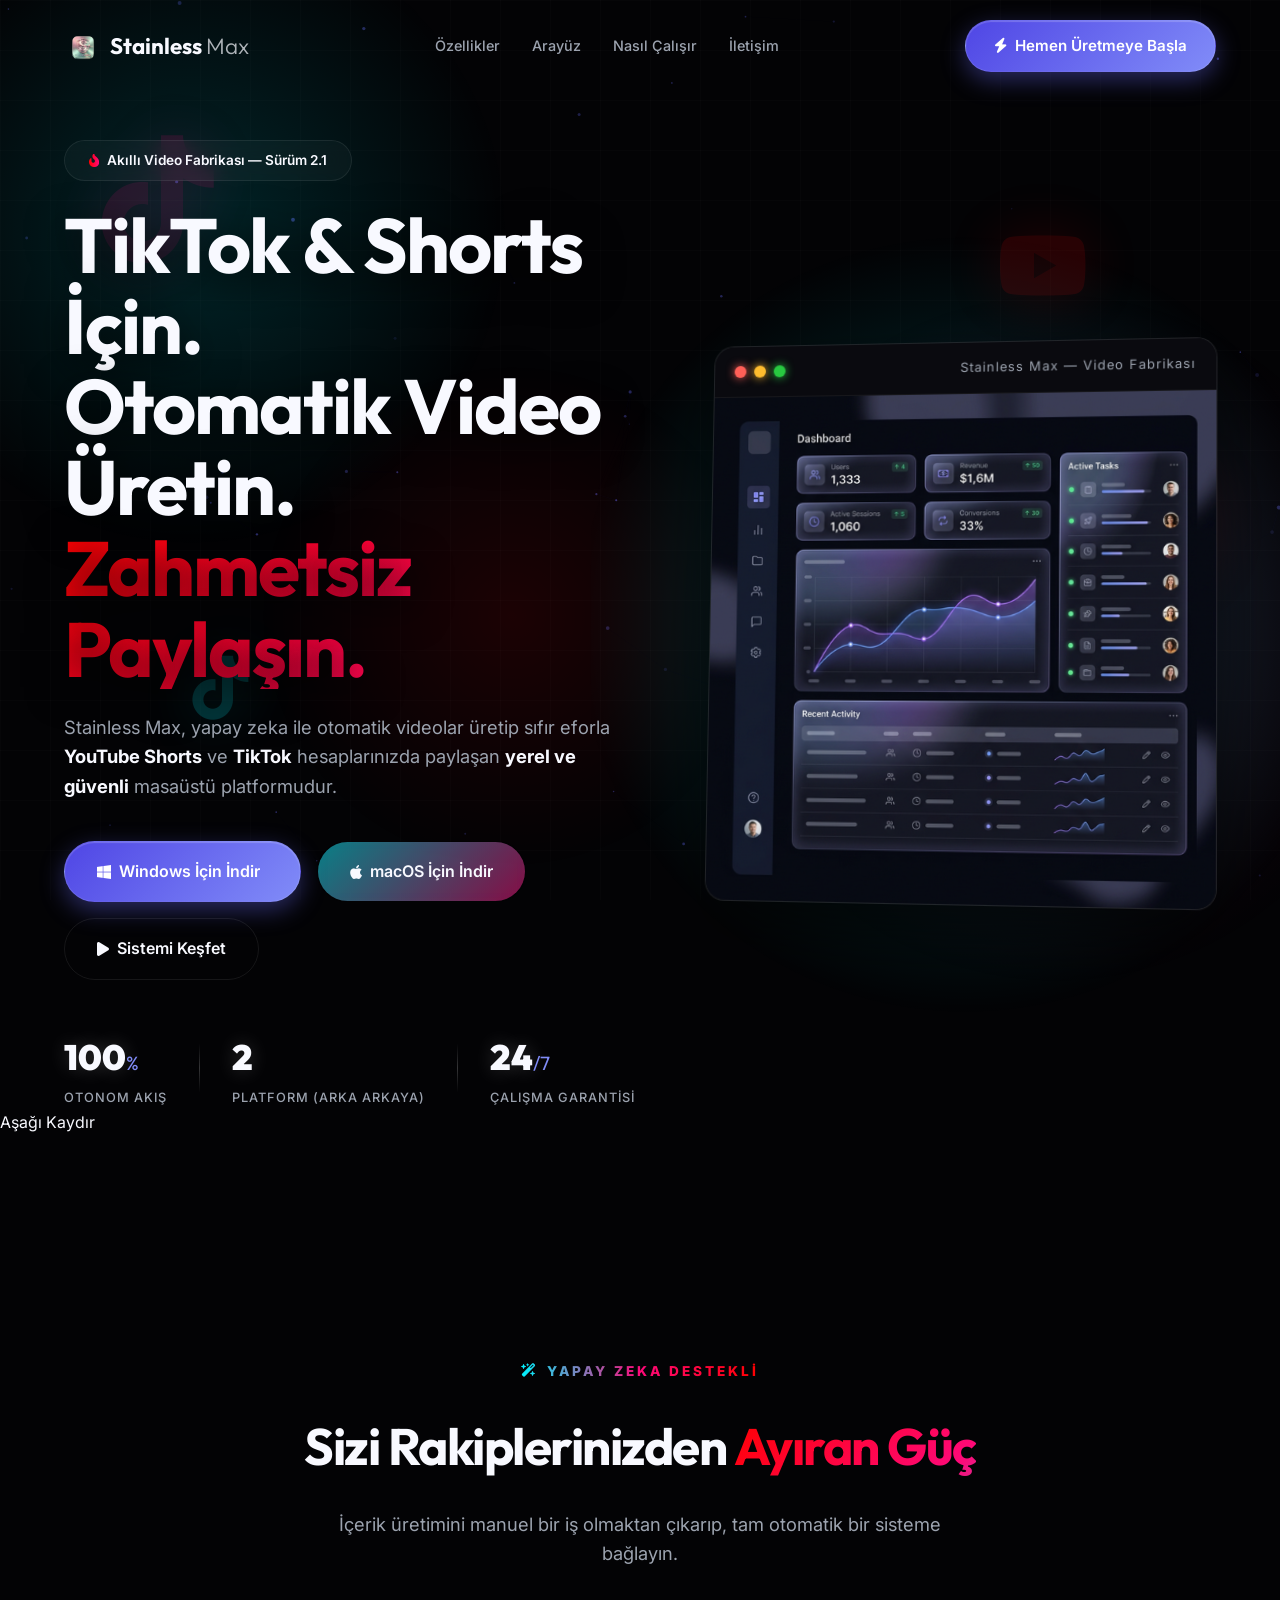
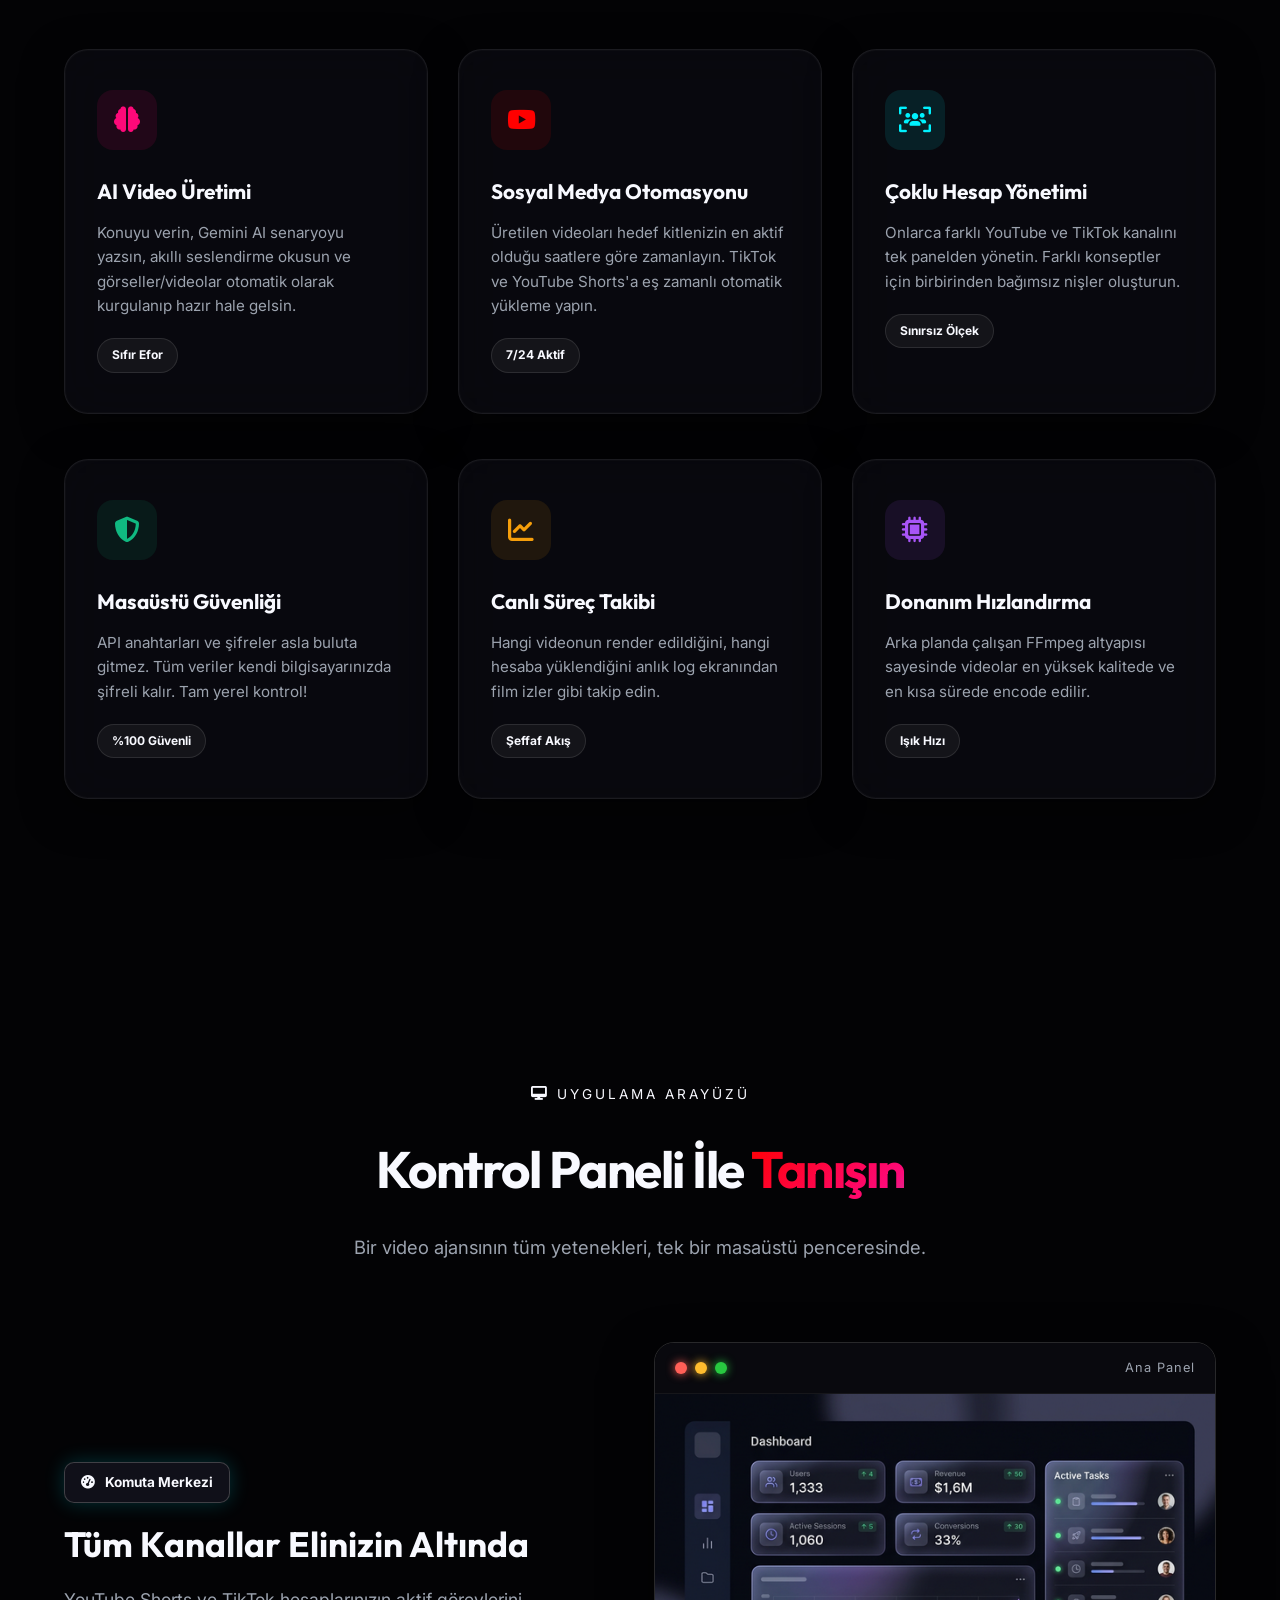
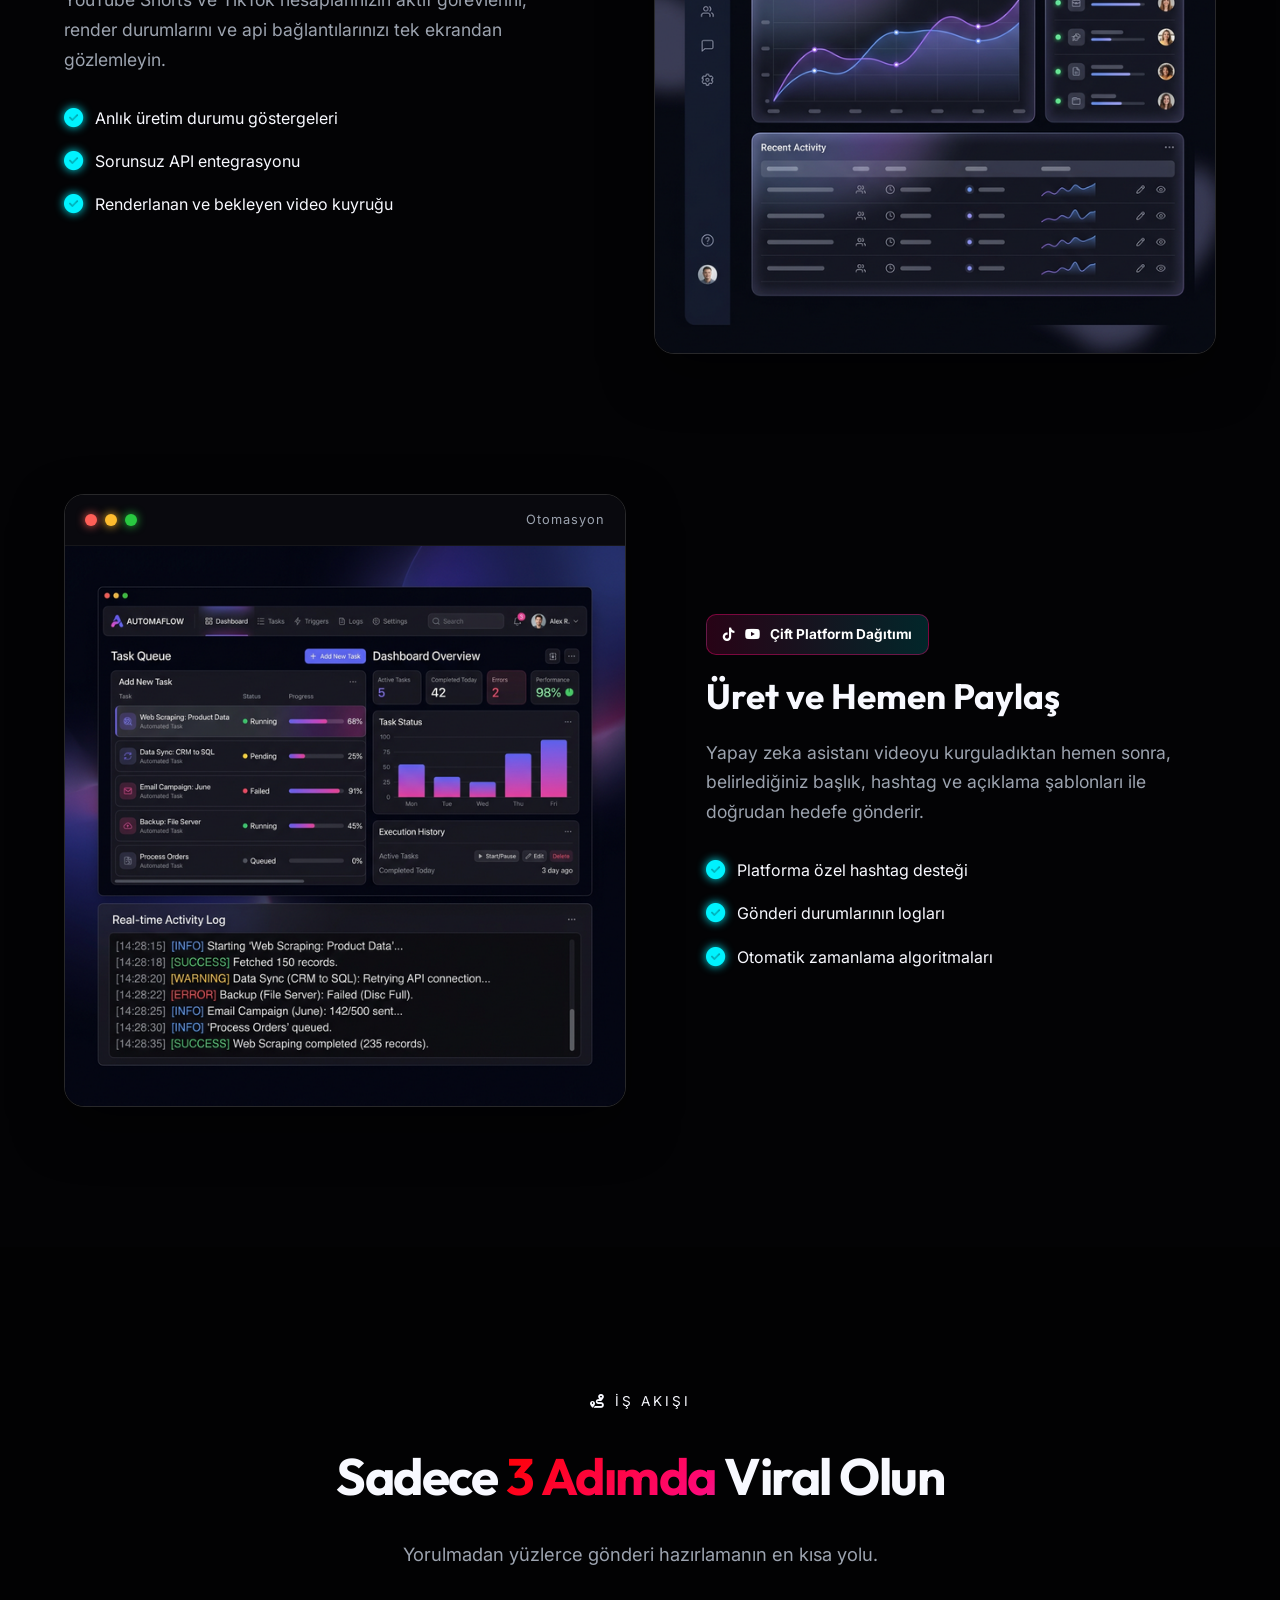
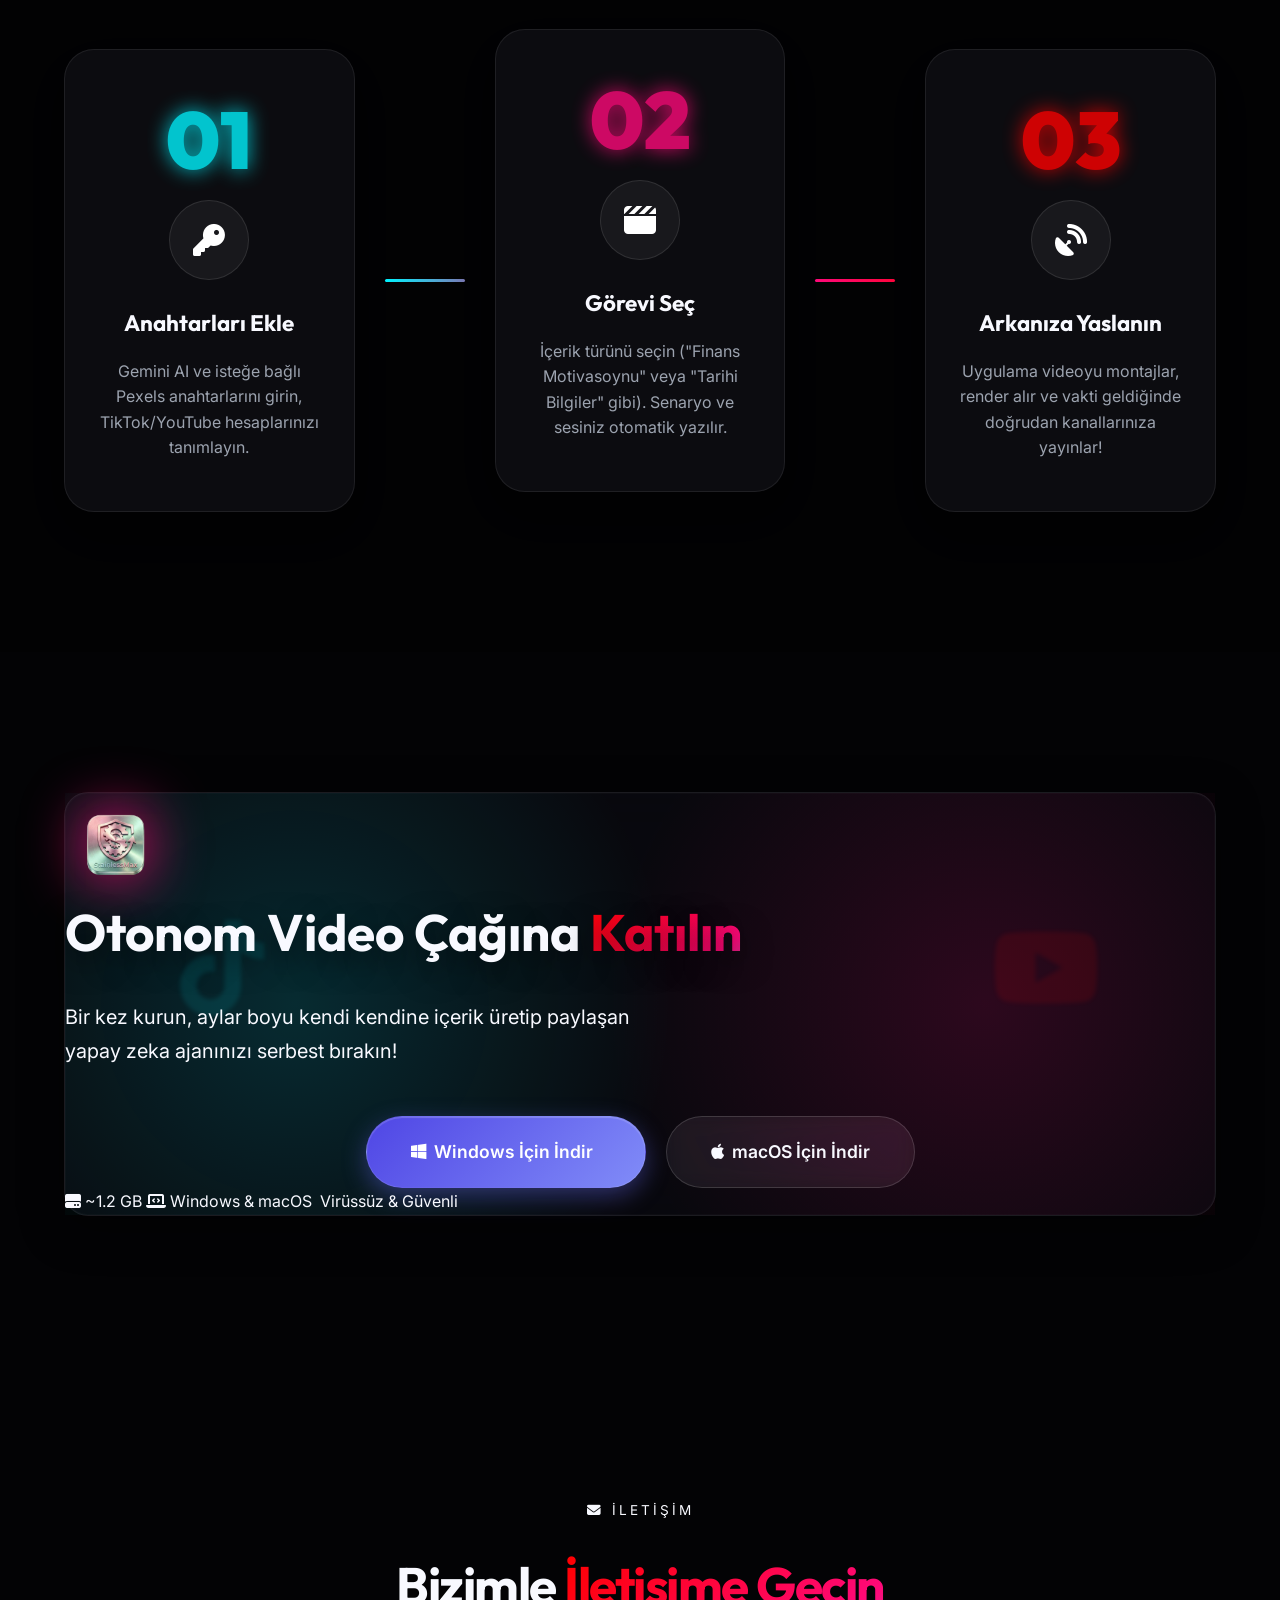
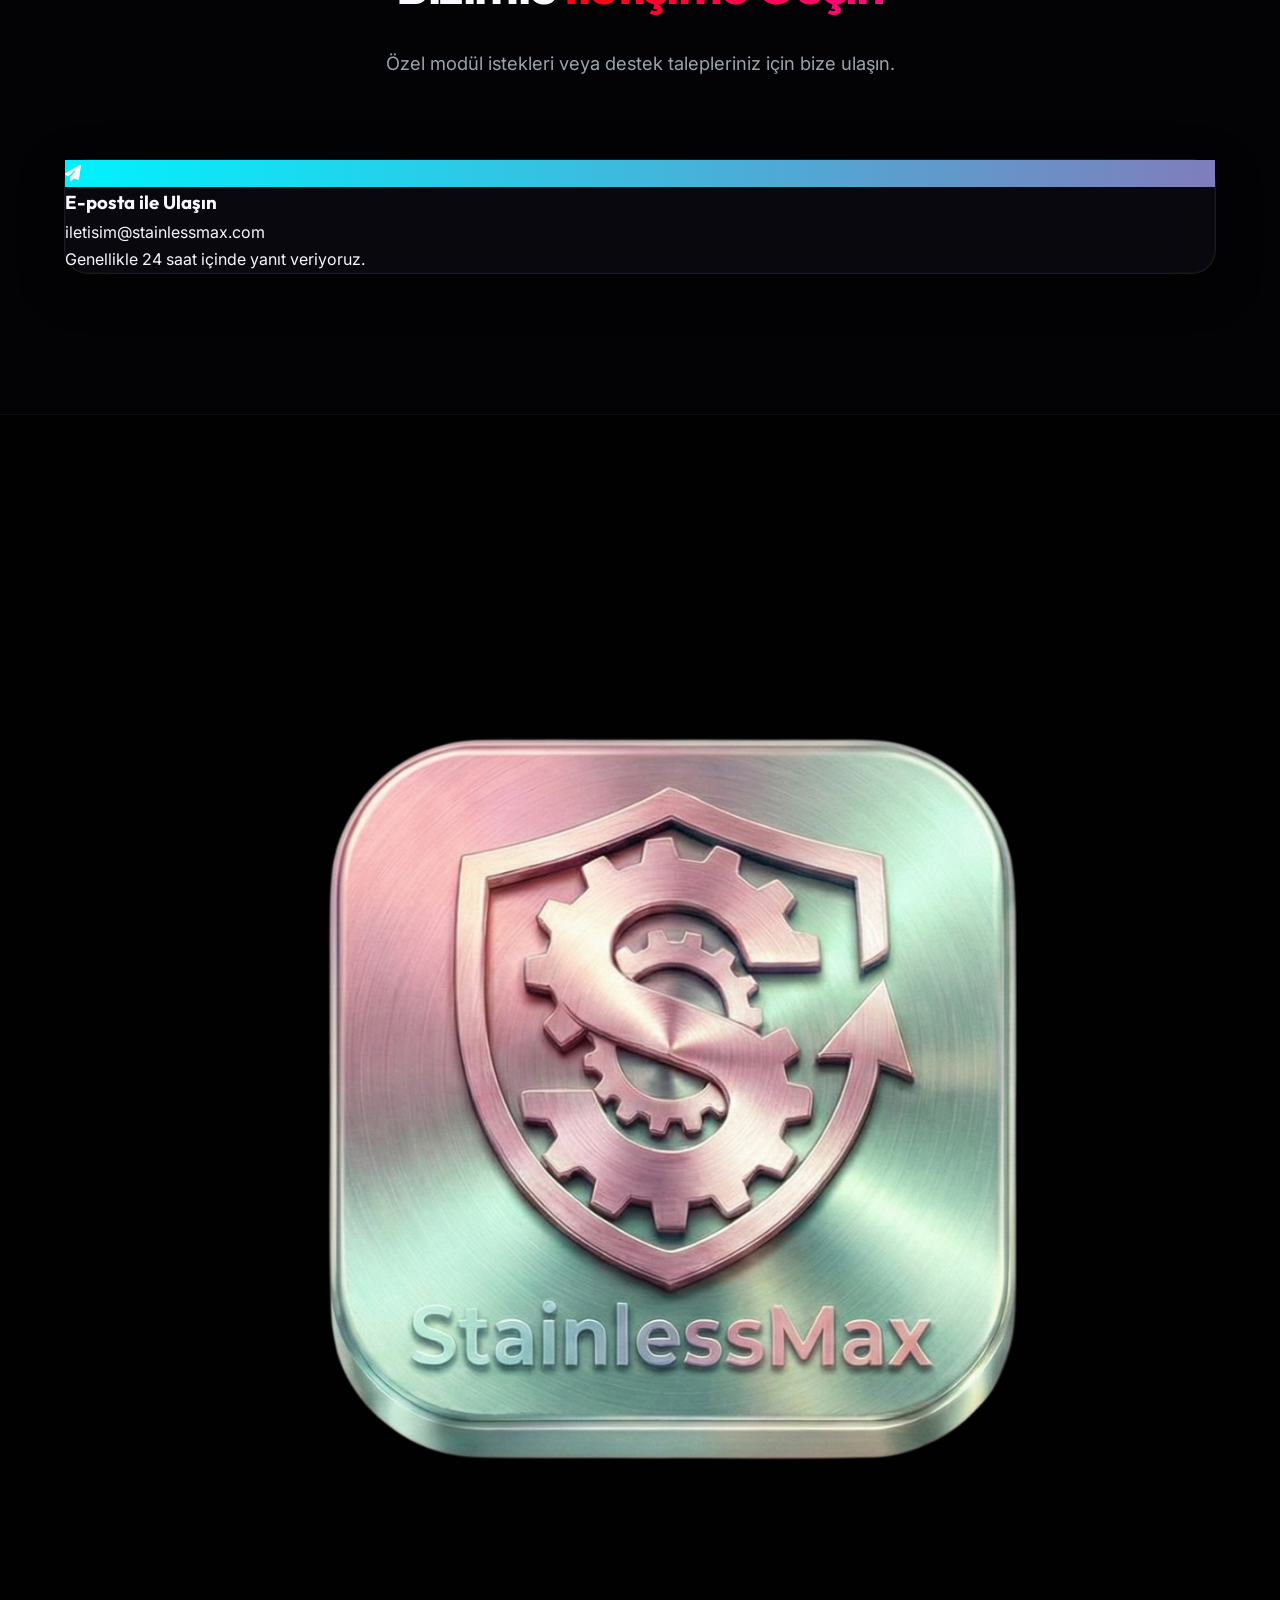
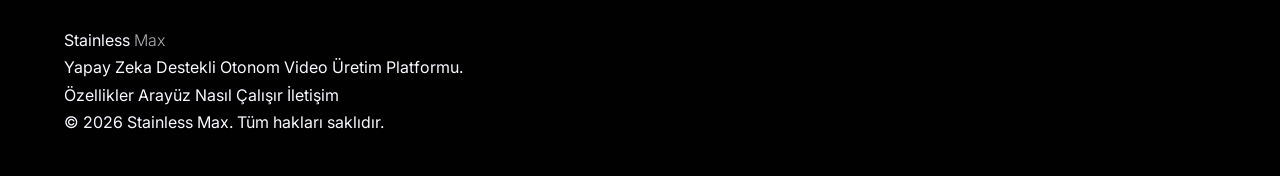
<file: website/index.html>
<!DOCTYPE html>
<html lang="tr">

<head>
    <meta charset="UTF-8">
    <meta name="viewport" content="width=device-width, initial-scale=1.0">
    <title>Stainless Max | AI Video Üretim & Paylaşım Platformu</title>
    <meta name="description"
        content="Stainless Max — YouTube Shorts ve TikTok için otomatik video üretip paylaşan, sınırsız hesap yönetimi sunan devrim niteliğinde masaüstü uygulaması.">
    <link rel="icon" type="image/png" href="assets/logo.png">
    <link rel="stylesheet" href="style.css">
    <link
        href="https://fonts.googleapis.com/css2?family=Outfit:wght@300;400;500;600;700;800;900&family=Inter:wght@300;400;500;600;700&display=swap"
        rel="stylesheet">
    <link rel="stylesheet" href="https://cdnjs.cloudflare.com/ajax/libs/font-awesome/6.5.0/css/all.min.css">
</head>

<body>
    <!-- Animated Background -->
    <div class="bg-grid"></div>
    <div class="blob blob-1"></div>
    <div class="blob blob-2"></div>
    <div class="blob blob-3"></div>
    <canvas id="particles"></canvas>

    <!-- Floating Social Icons -->
    <div class="floating-icons">
        <div class="float-icon tiktok-float"><i class="fa-brands fa-tiktok"></i></div>
        <div class="float-icon youtube-float"><i class="fa-brands fa-youtube"></i></div>
        <div class="float-icon tiktok-float-small"><i class="fa-brands fa-tiktok"></i></div>
        <div class="float-icon youtube-float-small"><i class="fa-brands fa-youtube"></i></div>
    </div>

    <!-- Navbar -->
    <nav class="navbar" id="navbar">
        <div class="container nav-content">
            <a href="#" class="logo">
                <img src="assets/logo.png" alt="Logo" class="logo-img">
                <span class="logo-text">Stainless <span class="logo-accent">Max</span></span>
            </a>
            <ul class="nav-links">
                <li><a href="#features">Özellikler</a></li>
                <li><a href="#showcase">Arayüz</a></li>
                <li><a href="#how-it-works">Nasıl Çalışır</a></li>
                <li><a href="#contact">İletişim</a></li>
            </ul>
            <div class="nav-right">
                <a class="nav-link btn btn-primary px-3 py-2 text-white download-nav" href="#download">
                    <i class="fa-solid fa-bolt me-2"></i>Hemen Üretmeye Başla
                </a>
                <button class="mobile-menu-btn" id="mobileMenuBtn" aria-label="Menü">
                    <span></span><span></span><span></span>
                </button>
            </div>
        </div>
        <!-- Mobile Menu -->
        <div class="mobile-menu" id="mobileMenu">
            <a href="#features">Özellikler</a>
            <a href="#showcase">Arayüz</a>
            <a href="#how-it-works">Nasıl Çalışır</a>
            <a href="#contact">İletişim</a>
            <a href="#download" class="btn btn-glow" style="margin-top: 16px;">İndir</a>
        </div>
    </nav>

    <!-- HERO -->
    <header class="hero" id="hero">
        <div class="container hero-content">
            <div class="hero-text anim-slide-up">
                <div class="badge platform-badge pulse-border">
                    <i class="fa-solid fa-fire-flame-curved"></i> Akıllı Video Fabrikası — Sürüm 2.1
                </div>
                <h1>
                    <span class="hero-line">TikTok & Shorts İçin.</span>
                    <span class="hero-line">Otomatik Video Üretin.</span>
                    <span class="hero-line gradient-text-wow typing-text">Zahmetsiz Paylaşın.</span>
                </h1>
                <p class="hero-desc">Stainless Max, yapay zeka ile otomatik videolar üretip sıfır eforla <strong>YouTube
                        Shorts</strong> ve <strong>TikTok</strong> hesaplarınızda paylaşan <strong>yerel ve
                        güvenli</strong> masaüstü platformudur.</p>
                <div class="hero-buttons">
                    <a href="https://github.com/enespaslanmaz/stainlessmax/releases/download/v2.1.0/StainlessMax_Setup_v2.1.0.exe"
                        class="btn btn-primary btn-lg shine-hover" download>
                        <i class="fa-brands fa-windows"></i> Windows İçin İndir
                        <span class="btn-shine"></span>
                    </a>
                    <a href="https://github.com/enespaslanmaz1-sudo/stainlessmax/releases/download/v2.2.0/StainlessMax_macOS.dmg"
                        class="btn btn-glow btn-lg neon-border">
                        <i class="fa-brands fa-apple"></i> macOS İçin İndir
                    </a>
                    <a href="#showcase" class="btn btn-ghost btn-lg">
                        <i class="fa-solid fa-play"></i> Sistemi Keşfet
                    </a>
                </div>
                <div class="hero-stats">
                    <div class="stat">
                        <span class="stat-number" data-target="100">0</span><span class="stat-suffix">%</span>
                        <span class="stat-label">Otonom Akış</span>
                    </div>
                    <div class="stat-divider"></div>
                    <div class="stat">
                        <span class="stat-number" data-target="2">0</span><span class="stat-suffix"></span>
                        <span class="stat-label">Platform (Arka Arkaya)</span>
                    </div>
                    <div class="stat-divider"></div>
                    <div class="stat">
                        <span class="stat-number" data-target="24">0</span><span class="stat-suffix">/7</span>
                        <span class="stat-label">Çalışma Garantisi</span>
                    </div>
                </div>
            </div>
            <div class="hero-visual anim-slide-up delay-2">
                <div class="hero-glow-wow"></div>
                <div class="mockup-window modern-glass">
                    <div class="mockup-titlebar">
                        <div class="titlebar-dots">
                            <span class="dot red"></span>
                            <span class="dot yellow"></span>
                            <span class="dot green"></span>
                        </div>
                        <span class="titlebar-text">Stainless Max — Video Fabrikası</span>
                    </div>
                    <img src="assets/dashboard1.png" alt="Stainless Max Dashboard" class="mockup-screen"
                        loading="eager">
                </div>
            </div>
        </div>
        <div class="hero-scroll-hint">
            <span>Aşağı Kaydır</span>
            <div class="scroll-arrow"></div>
        </div>
    </header>

    <!-- FEATURES -->
    <section id="features" class="section features">
        <div class="container">
            <div class="section-header anim-fade">
                <span class="section-tag gradient-bg-text"><i class="fa-solid fa-wand-magic-sparkles"></i> YAPAY ZEKA
                    DESTEKLİ</span>
                <h2>Sizi Rakiplerinizden <span class="gradient-text-wow">Ayıran Güç</span></h2>
                <p>İçerik üretimini manuel bir iş olmaktan çıkarıp, tam otomatik bir sisteme bağlayın.</p>
            </div>
            <div class="feature-grid">
                <div class="feature-card glass anim-fade feature-glow-1">
                    <div class="feature-icon accent-pink"><i class="fa-solid fa-brain"></i></div>
                    <h3>AI Video Üretimi</h3>
                    <p>Konuyu verin, Gemini AI senaryoyu yazsın, akıllı seslendirme okusun ve görseller/videolar
                        otomatik olarak kurgulanıp hazır hale gelsin.</p>
                    <div class="feature-tag">Sıfır Efor</div>
                </div>
                <div class="feature-card glass anim-fade feature-glow-2">
                    <div class="feature-icon yt-red"><i class="fa-brands fa-youtube"></i></div>
                    <h3>Sosyal Medya Otomasyonu</h3>
                    <p>Üretilen videoları hedef kitlenizin en aktif olduğu saatlere göre zamanlayın. TikTok ve YouTube
                        Shorts'a eş zamanlı otomatik yükleme yapın.</p>
                    <div class="feature-tag">7/24 Aktif</div>
                </div>
                <div class="feature-card glass anim-fade feature-glow-3">
                    <div class="feature-icon tt-cyan"><i class="fa-solid fa-users-viewfinder"></i></div>
                    <h3>Çoklu Hesap Yönetimi</h3>
                    <p>Onlarca farklı YouTube ve TikTok kanalını tek panelden yönetin. Farklı konseptler için
                        birbirinden bağımsız nişler oluşturun.</p>
                    <div class="feature-tag">Sınırsız Ölçek</div>
                </div>
                <div class="feature-card glass anim-fade" style="margin-top: 15px;">
                    <div class="feature-icon accent-green"><i class="fa-solid fa-shield-halved"></i></div>
                    <h3>Masaüstü Güvenliği</h3>
                    <p>API anahtarları ve şifreler asla buluta gitmez. Tüm veriler kendi bilgisayarınızda şifreli kalır.
                        Tam yerel kontrol!</p>
                    <div class="feature-tag">%100 Güvenli</div>
                </div>
                <div class="feature-card glass anim-fade" style="margin-top: 15px;">
                    <div class="feature-icon accent-orange"><i class="fa-solid fa-chart-line"></i></div>
                    <h3>Canlı Süreç Takibi</h3>
                    <p>Hangi videonun render edildiğini, hangi hesaba yüklendiğini anlık log ekranından film izler gibi
                        takip edin.</p>
                    <div class="feature-tag">Şeffaf Akış</div>
                </div>
                <div class="feature-card glass anim-fade" style="margin-top: 15px;">
                    <div class="feature-icon accent-purple"><i class="fa-solid fa-microchip"></i></div>
                    <h3>Donanım Hızlandırma</h3>
                    <p>Arka planda çalışan FFmpeg altyapısı sayesinde videolar en yüksek kalitede ve en kısa sürede
                        encode edilir.</p>
                    <div class="feature-tag">Işık Hızı</div>
                </div>
            </div>
        </div>
    </section>

    <!-- SHOWCASE -->
    <section id="showcase" class="section showcase">
        <div class="container">
            <div class="section-header anim-fade">
                <span class="section-tag"><i class="fa-solid fa-desktop"></i> UYGULAMA ARAYÜZÜ</span>
                <h2>Kontrol Paneli İle <span class="gradient-text-wow">Tanışın</span></h2>
                <p>Bir video ajansının tüm yetenekleri, tek bir masaüstü penceresinde.</p>
            </div>

            <!-- Showcase 1 -->
            <div class="showcase-row anim-fade">
                <div class="showcase-text">
                    <span class="showcase-badge gradient-border-badge"><i class="fa-solid fa-gauge-high"></i> Komuta
                        Merkezi</span>
                    <h3>Tüm Kanallar Elinizin Altında</h3>
                    <p>YouTube Shorts ve TikTok hesaplarınızın aktif görevlerini, render durumlarını ve api
                        bağlantılarınızı tek ekrandan gözlemleyin.</p>
                    <ul class="showcase-list">
                        <li><i class="fa-solid fa-check-circle"></i> Anlık üretim durumu göstergeleri</li>
                        <li><i class="fa-solid fa-check-circle"></i> Sorunsuz API entegrasyonu</li>
                        <li><i class="fa-solid fa-check-circle"></i> Renderlanan ve bekleyen video kuyruğu</li>
                    </ul>
                </div>
                <div class="showcase-image hover-tilt">
                    <div class="showcase-glow"></div>
                    <div class="mockup-window small wow-shadow">
                        <div class="mockup-titlebar">
                            <div class="titlebar-dots"><span class="dot red"></span><span
                                    class="dot yellow"></span><span class="dot green"></span></div>
                            <span class="titlebar-text">Ana Panel</span>
                        </div>
                        <img src="assets/dashboard1.png" alt="Dashboard" class="mockup-screen" loading="lazy">
                    </div>
                </div>
            </div>

            <!-- Showcase 2 -->
            <div class="showcase-row reverse anim-fade">
                <div class="showcase-text">
                    <span class="showcase-badge pink-cyan-badge"><i class="fa-brands fa-tiktok"></i> <i
                            class="fa-brands fa-youtube"></i> Çift Platform Dağıtımı</span>
                    <h3>Üret ve Hemen Paylaş</h3>
                    <p>Yapay zeka asistanı videoyu kurguladıktan hemen sonra, belirlediğiniz başlık, hashtag ve açıklama
                        şablonları ile doğrudan hedefe gönderir.</p>
                    <ul class="showcase-list">
                        <li><i class="fa-solid fa-check-circle"></i> Platforma özel hashtag desteği</li>
                        <li><i class="fa-solid fa-check-circle"></i> Gönderi durumlarının logları</li>
                        <li><i class="fa-solid fa-check-circle"></i> Otomatik zamanlama algoritmaları</li>
                    </ul>
                </div>
                <div class="showcase-image hover-tilt-reverse">
                    <div class="showcase-glow pink"></div>
                    <div class="mockup-window small wow-shadow-pink">
                        <div class="mockup-titlebar">
                            <div class="titlebar-dots"><span class="dot red"></span><span
                                    class="dot yellow"></span><span class="dot green"></span></div>
                            <span class="titlebar-text">Otomasyon</span>
                        </div>
                        <img src="assets/dashboard2.png" alt="Otomasyon Paneli" class="mockup-screen" loading="lazy">
                    </div>
                </div>
            </div>
        </div>
    </section>

    <!-- HOW IT WORKS -->
    <section id="how-it-works" class="section how-it-works" style="background: rgba(0,0,0,0.3);">
        <div class="container">
            <div class="section-header anim-fade">
                <span class="section-tag"><i class="fa-solid fa-route"></i> İŞ AKIŞI</span>
                <h2>Sadece <span class="gradient-text-wow">3 Adımda</span> Viral Olun</h2>
                <p>Yorulmadan yüzlerce gönderi hazırlamanın en kısa yolu.</p>
            </div>
            <div class="steps-grid">
                <div class="step-card anim-fade">
                    <div class="step-number neon-text">01</div>
                    <div class="step-icon"><i class="fa-solid fa-key"></i></div>
                    <h3>Anahtarları Ekle</h3>
                    <p>Gemini AI ve isteğe bağlı Pexels anahtarlarını girin, TikTok/YouTube hesaplarınızı tanımlayın.
                    </p>
                </div>
                <div class="step-connector anim-fade">
                    <div class="connector-line pulse-bg"></div>
                </div>
                <div class="step-card anim-fade" style="transform: translateY(-20px);">
                    <div class="step-number neon-text-pink">02</div>
                    <div class="step-icon"><i class="fa-solid fa-clapperboard"></i></div>
                    <h3>Görevi Seç</h3>
                    <p>İçerik türünü seçin ("Finans Motivasoynu" veya "Tarihi Bilgiler" gibi). Senaryo ve sesiniz
                        otomatik yazılır.</p>
                </div>
                <div class="step-connector anim-fade">
                    <div class="connector-line pulse-bg-red"></div>
                </div>
                <div class="step-card anim-fade">
                    <div class="step-number neon-text-red">03</div>
                    <div class="step-icon"><i class="fa-solid fa-satellite-dish"></i></div>
                    <h3>Arkanıza Yaslanın</h3>
                    <p>Uygulama videoyu montajlar, render alır ve vakti geldiğinde doğrudan kanallarınıza yayınlar!</p>
                </div>
            </div>
        </div>
    </section>

    <!-- DOWNLOAD CTA -->
    <section id="download" class="section download-cta">
        <div class="container">
            <div class="cta-card glass anim-fade wow-border">
                <div class="cta-glow-complex"></div>
                <div class="cta-floating-icons">
                    <i class="fa-brands fa-tiktok float-item"
                        style="color:#00f2fe; left: 10%; animation-delay: 0s;"></i>
                    <i class="fa-brands fa-youtube float-item"
                        style="color:#ff0000; right: 10%; animation-delay: 2s;"></i>
                </div>
                <img src="assets/logo.png" alt="Logo" class="cta-logo pulse-logo">
                <h2>Otonom Video Çağına <span class="gradient-text-wow">Katılın</span></h2>
                <p>Bir kez kurun, aylar boyu kendi kendine içerik üretip paylaşan yapay zeka ajanınızı serbest bırakın!
                </p>

                <div class="download-buttons"
                    style="display: flex; gap: 20px; justify-content: center; flex-wrap: wrap; position: relative; z-index: 10;">
                    <a href="https://github.com/enespaslanmaz/stainlessmax/releases/download/v2.1.0/StainlessMax_Setup_v2.1.0.exe"
                        class="btn btn-primary btn-xl shine-hover" download>
                        <i class="fa-brands fa-windows"></i> Windows İçin İndir
                        <span class="btn-shine"></span>
                    </a>
                    <a href="https://github.com/enespaslanmaz1-sudo/stainlessmax/releases/download/v2.2.0/StainlessMax_macOS.dmg"
                        class="btn btn-glow btn-xl neon-border-strong">
                        <i class="fa-brands fa-apple"></i> macOS İçin İndir
                    </a>
                </div>
                <div class="cta-meta" style="position: relative; z-index: 10;">
                    <span><i class="fa-solid fa-hard-drive"></i> ~1.2 GB</span>
                    <span><i class="fa-solid fa-laptop-code"></i> Windows & macOS</span>
                    <span><i class="fa-solid fa-shield-check"></i> Virüssüz & Güvenli</span>
                </div>
            </div>
        </div>
    </section>

    <!-- CONTACT -->
    <section id="contact" class="section contact">
        <div class="container">
            <div class="section-header anim-fade">
                <span class="section-tag"><i class="fa-solid fa-envelope"></i> İLETİŞİM</span>
                <h2>Bizimle <span class="gradient-text-wow">İletişime Geçin</span></h2>
                <p>Özel modül istekleri veya destek talepleriniz için bize ulaşın.</p>
            </div>
            <div class="contact-card glass anim-fade wow-shadow-cyan">
                <div class="contact-icon-wrapper pulse-bg">
                    <i class="fa-solid fa-paper-plane"></i>
                </div>
                <h3>E-posta ile Ulaşın</h3>
                <a href="mailto:iletisim@stainlessmax.com" class="contact-email">
                    iletisim@stainlessmax.com
                </a>
                <p class="contact-note">Genellikle 24 saat içinde yanıt veriyoruz.</p>
            </div>
        </div>
    </section>

    <!-- FOOTER -->
    <footer>
        <div class="container footer-content">
            <div class="footer-left">
                <div class="footer-logo">
                    <img src="assets/logo.png" alt="Logo" class="footer-logo-img">
                    <span>Stainless <span class="logo-accent">Max</span></span>
                </div>
                <p class="footer-desc">Yapay Zeka Destekli Otonom Video Üretim Platformu.</p>
            </div>
            <div class="footer-links">
                <a href="#features">Özellikler</a>
                <a href="#showcase">Arayüz</a>
                <a href="#how-it-works">Nasıl Çalışır</a>
                <a href="#contact">İletişim</a>
            </div>
            <div class="footer-bottom">
                <p>&copy; <span id="year"></span> Stainless Max. Tüm hakları saklıdır.</p>
            </div>
        </div>
    </footer>

    <script src="script.js"></script>
</body>

</html>
</file>
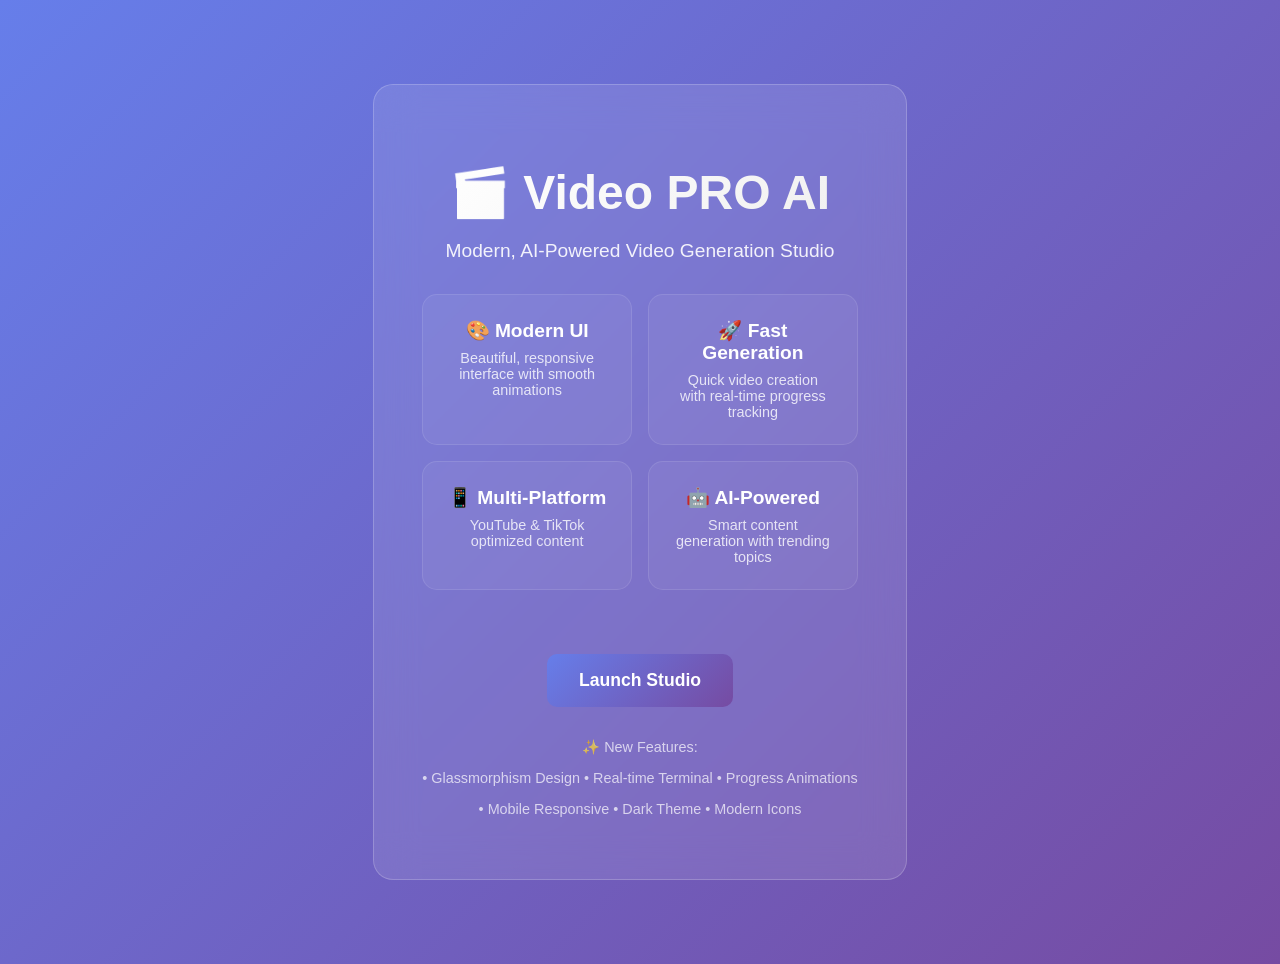
<file: AppCore/static/demo.html>
<!DOCTYPE html>
<html lang="tr">
<head>
    <meta charset="UTF-8">
    <meta name="viewport" content="width=device-width, initial-scale=1.0">
    <title>Video PRO AI - Demo</title>
    <style>
        body {
            font-family: 'Inter', sans-serif;
            background: linear-gradient(135deg, #667eea 0%, #764ba2 100%);
            color: white;
            margin: 0;
            padding: 2rem;
            min-height: 100vh;
            display: flex;
            align-items: center;
            justify-content: center;
        }
        .demo-card {
            background: rgba(255, 255, 255, 0.1);
            backdrop-filter: blur(20px);
            border-radius: 20px;
            padding: 3rem;
            text-align: center;
            border: 1px solid rgba(255, 255, 255, 0.2);
            max-width: 600px;
        }
        h1 {
            font-size: 3rem;
            margin-bottom: 1rem;
            background: linear-gradient(135deg, #fff, #f0f0f0);
            -webkit-background-clip: text;
            -webkit-text-fill-color: transparent;
        }
        .features {
            display: grid;
            grid-template-columns: repeat(auto-fit, minmax(200px, 1fr));
            gap: 1rem;
            margin: 2rem 0;
        }
        .feature {
            background: rgba(255, 255, 255, 0.05);
            padding: 1.5rem;
            border-radius: 15px;
            border: 1px solid rgba(255, 255, 255, 0.1);
        }
        .feature h3 {
            margin: 0 0 0.5rem 0;
            font-size: 1.2rem;
        }
        .feature p {
            margin: 0;
            opacity: 0.8;
            font-size: 0.9rem;
        }
        .btn {
            background: linear-gradient(135deg, #667eea, #764ba2);
            color: white;
            border: none;
            padding: 1rem 2rem;
            border-radius: 10px;
            font-size: 1.1rem;
            font-weight: 600;
            cursor: pointer;
            text-decoration: none;
            display: inline-block;
            margin-top: 2rem;
            transition: transform 0.3s ease;
        }
        .btn:hover {
            transform: translateY(-2px);
        }
    </style>
</head>
<body>
    <div class="demo-card">
        <h1>🎬 Video PRO AI</h1>
        <p style="font-size: 1.2rem; margin-bottom: 2rem; opacity: 0.9;">
            Modern, AI-Powered Video Generation Studio
        </p>
        
        <div class="features">
            <div class="feature">
                <h3>🎨 Modern UI</h3>
                <p>Beautiful, responsive interface with smooth animations</p>
            </div>
            <div class="feature">
                <h3>🚀 Fast Generation</h3>
                <p>Quick video creation with real-time progress tracking</p>
            </div>
            <div class="feature">
                <h3>📱 Multi-Platform</h3>
                <p>YouTube & TikTok optimized content</p>
            </div>
            <div class="feature">
                <h3>🤖 AI-Powered</h3>
                <p>Smart content generation with trending topics</p>
            </div>
        </div>
        
        <a href="/" class="btn">Launch Studio</a>
        
        <div style="margin-top: 2rem; opacity: 0.7; font-size: 0.9rem;">
            <p>✨ New Features:</p>
            <p>• Glassmorphism Design • Real-time Terminal • Progress Animations</p>
            <p>• Mobile Responsive • Dark Theme • Modern Icons</p>
        </div>
    </div>
</body>
</html>
</file>
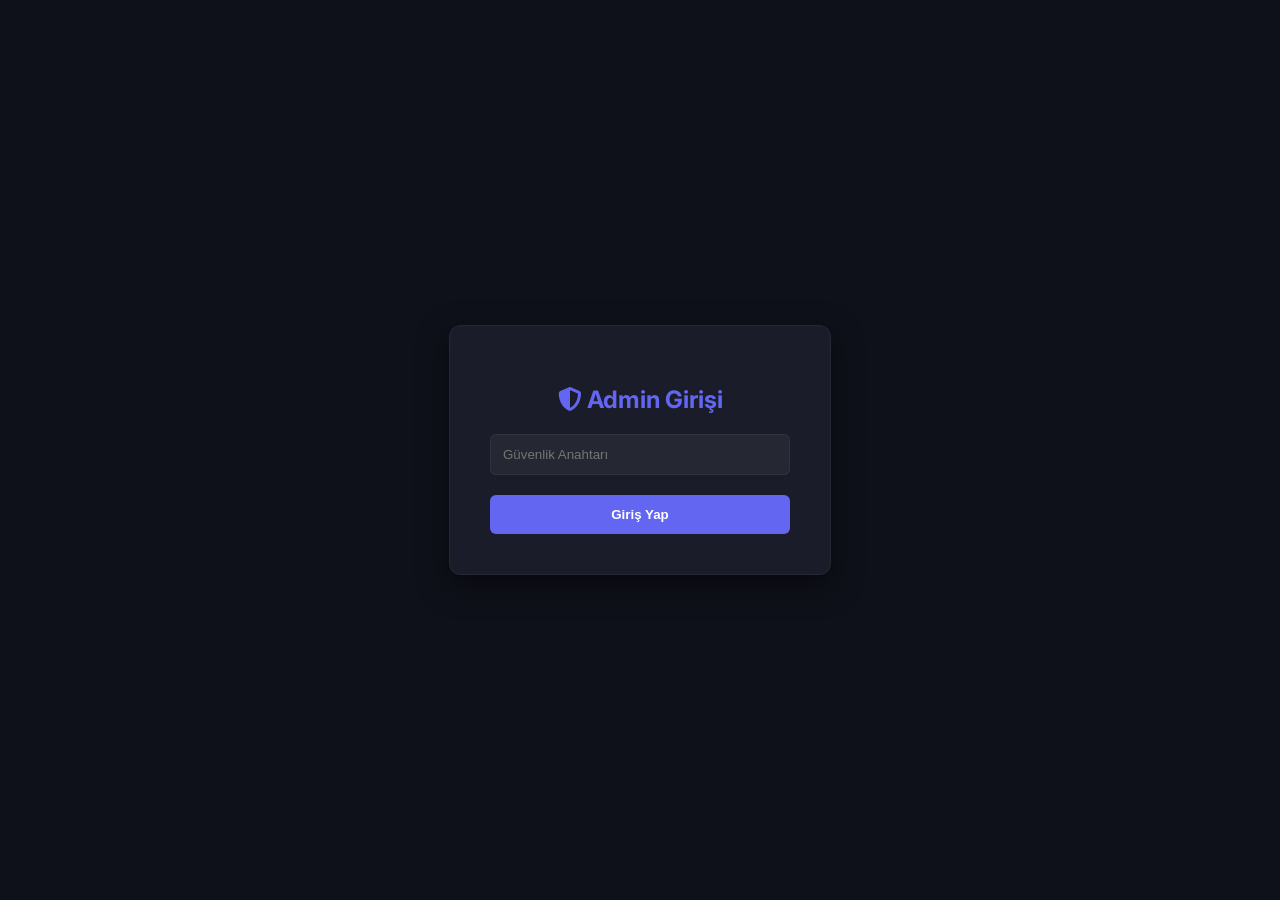
<file: AppCore/templates/admin.html>
<!DOCTYPE html>
<html lang="tr">

<head>
    <meta charset="UTF-8">
    <meta name="viewport" content="width=device-width, initial-scale=1.0">
    <title>Stainless Max - Yönetim Paneli</title>
    <!-- Fonts & Icons -->
    <link href="https://fonts.googleapis.com/css2?family=Inter:wght@400;500;600;700&display=swap" rel="stylesheet">
    <link rel="stylesheet" href="https://cdnjs.cloudflare.com/ajax/libs/font-awesome/6.4.0/css/all.min.css">

    <style>
        :root {
            --bg-primary: #0f111a;
            --bg-secondary: #1a1d29;
            --bg-tertiary: #232738;
            --accent: #6366f1;
            --accent-glow: rgba(99, 102, 241, 0.5);
            --text-primary: #ffffff;
            --text-secondary: #94a3b8;
            --text-tertiary: #64748b;
            --success: #10b981;
            --warning: #f59e0b;
            --danger: #ef4444;
            --border-subtle: rgba(255, 255, 255, 0.05);
        }

        body {
            margin: 0;
            padding: 0;
            background: var(--bg-primary);
            color: var(--text-primary);
            font-family: 'Inter', sans-serif;
            display: flex;
            height: 100vh;
        }

        /* Login Layout */
        #login-overlay {
            position: fixed;
            top: 0;
            left: 0;
            width: 100%;
            height: 100%;
            background: var(--bg-primary);
            display: flex;
            align-items: center;
            justify-content: center;
            z-index: 1000;
        }

        .login-box {
            background: var(--bg-secondary);
            padding: 40px;
            border-radius: 12px;
            border: 1px solid var(--border-subtle);
            text-align: center;
            width: 300px;
            box-shadow: 0 10px 30px rgba(0, 0, 0, 0.5);
        }

        .login-box h2 {
            margin-bottom: 20px;
            color: var(--accent);
        }

        .login-box input {
            width: 100%;
            padding: 12px;
            margin-bottom: 20px;
            border-radius: 6px;
            background: rgba(255, 255, 255, 0.05);
            border: 1px solid var(--border-subtle);
            color: white;
            outline: none;
            box-sizing: border-box;
        }

        .login-box button {
            width: 100%;
            padding: 12px;
            background: var(--accent);
            color: white;
            border: none;
            border-radius: 6px;
            cursor: pointer;
            font-weight: bold;
        }

        .login-box button:hover {
            background: #4f46e5;
        }

        #admin-panel {
            display: none;
            width: 100%;
            height: 100%;
            flex-direction: column;
        }

        /* Top Bar */
        .top-bar {
            height: 60px;
            background: var(--bg-secondary);
            border-bottom: 1px solid var(--border-subtle);
            display: flex;
            align-items: center;
            justify-content: space-between;
            padding: 0 30px;
        }

        .top-bar h1 {
            font-size: 1.2rem;
            margin: 0;
            display: flex;
            align-items: center;
            gap: 10px;
        }

        .btn-logout {
            background: transparent;
            border: 1px solid var(--danger);
            color: var(--danger);
            padding: 8px 16px;
            border-radius: 6px;
            cursor: pointer;
        }

        /* Content Area */
        .content {
            padding: 30px;
            flex-grow: 1;
            overflow-y: auto;
        }

        .overview-cards {
            display: grid;
            grid-template-columns: repeat(auto-fit, minmax(200px, 1fr));
            gap: 20px;
            margin-bottom: 30px;
        }

        .card {
            background: var(--bg-secondary);
            border: 1px solid var(--border-subtle);
            padding: 20px;
            border-radius: 12px;
        }

        .card h3 {
            margin: 0 0 10px 0;
            font-size: 0.9rem;
            color: var(--text-secondary);
        }

        .card .value {
            font-size: 2rem;
            font-weight: bold;
            color: #fff;
        }

        .table-container {
            background: var(--bg-secondary);
            border: 1px solid var(--border-subtle);
            border-radius: 12px;
            overflow: hidden;
            margin-bottom: 30px;
        }

        .table-header {
            padding: 15px 20px;
            border-bottom: 1px solid var(--border-subtle);
            font-weight: bold;
        }

        table {
            width: 100%;
            border-collapse: collapse;
            text-align: left;
        }

        th,
        td {
            padding: 12px 20px;
            border-bottom: 1px solid var(--border-subtle);
        }

        th {
            color: var(--text-secondary);
            font-size: 0.85rem;
            text-transform: uppercase;
            font-weight: 600;
        }

        tr:hover {
            background: rgba(255, 255, 255, 0.02);
        }

        .badge {
            display: inline-block;
            padding: 4px 10px;
            border-radius: 12px;
            font-size: 0.75rem;
            font-weight: bold;
        }

        .badge-free {
            background: rgba(16, 185, 129, 0.1);
            color: #10b981;
        }

        .badge-pro {
            background: rgba(59, 130, 246, 0.1);
            color: #3b82f6;
        }

        .badge-ultra {
            background: rgba(139, 92, 246, 0.1);
            color: #8b5cf6;
        }

        select.plan-select {
            background: rgba(0, 0, 0, 0.2);
            color: white;
            border: 1px solid var(--border-subtle);
            padding: 5px;
            border-radius: 4px;
            outline: none;
        }

        .promo-form {
            display: flex;
            gap: 10px;
            margin-bottom: 15px;
        }

        .promo-form input {
            padding: 10px;
            background: rgba(255, 255, 255, 0.05);
            color: white;
            border: 1px solid var(--border-subtle);
            border-radius: 6px;
        }

        .btn-primary {
            background: var(--accent);
            color: white;
            padding: 10px 20px;
            border: none;
            border-radius: 6px;
            cursor: pointer;
        }
    </style>
</head>

<body>

    <!-- Login Overlay -->
    <div id="login-overlay">
        <div class="login-box">
            <h2><i class="fas fa-shield-alt"></i> Admin Girişi</h2>
            <input type="password" id="admin-token" placeholder="Güvenlik Anahtarı" autofocus>
            <button onclick="loginAdmin()">Giriş Yap</button>
        </div>
    </div>

    <!-- Admin Panel -->
    <div id="admin-panel">
        <div class="top-bar">
            <h1><i class="fas fa-server"></i> Stainless Max Yönetim</h1>
            <button class="btn-logout" onclick="logoutAdmin()"><i class="fas fa-sign-out-alt"></i> Çıkış</button>
        </div>

        <div class="content">
            <div class="overview-cards">
                <div class="card">
                    <h3>Toplam Kullanıcı</h3>
                    <div class="value" id="stat-users">0</div>
                </div>
                <div class="card">
                    <h3>Günlük Video Üretimi</h3>
                    <div class="value" id="stat-videos">0</div>
                </div>
                <div class="card">
                    <h3>Sistem Durumu</h3>
                    <div class="value" id="stat-status" style="color: var(--success); font-size: 1.5rem;">Online</div>
                </div>
            </div>

            <div class="table-container">
                <div class="table-header">Kullanıcı Yönetimi</div>
                <table>
                    <thead>
                        <tr>
                            <th>Ad Soyad</th>
                            <th>E-posta</th>
                            <th>Kayıt Tarihi</th>
                            <th>Plan</th>
                            <th>Aksiyon</th>
                        </tr>
                    </thead>
                    <tbody id="user-table-body">
                        <!-- JS Populate -->
                    </tbody>
                </table>
            </div>

            <div class="table-container">
                <div class="table-header" style="display:flex; justify-content:space-between; align-items:center;">
                    <span>Promosyon Kodları</span>
                </div>
                <div style="padding: 15px 20px;">
                    <div class="promo-form">
                        <input type="text" id="new-promo-code" placeholder="Kod (Örn: YILBASI50)">
                        <select id="new-promo-plan" class="plan-select" style="padding: 10px;">
                            <option value="pro">Pro Plan</option>
                            <option value="ultra">Ultra Plan</option>
                        </select>
                        <input type="number" id="new-promo-uses" placeholder="Kullanım Limiti (Örn: 10)">
                        <button class="btn-primary" onclick="createPromoCode()">Oluştur</button>
                    </div>
                    <table style="margin-top: 15px;">
                        <thead>
                            <tr>
                                <th>Kod</th>
                                <th>Hedef Plan</th>
                                <th>Kullanım Limiti</th>
                                <th>Kullanılan</th>
                            </tr>
                        </thead>
                        <tbody id="promo-table-body">
                        </tbody>
                    </table>
                </div>
            </div>
        </div>
    </div>

    <script>
        let adminToken = localStorage.getItem('admin_token');

        function loginAdmin() {
            const t = document.getElementById('admin-token').value;
            if (!t) return;
            localStorage.setItem('admin_token', t);
            adminToken = t;
            initAdmin();
        }

        function logoutAdmin() {
            localStorage.removeItem('admin_token');
            window.location.reload();
        }

        async function fetchAPI(url, options = {}) {
            if (!options.headers) options.headers = {};
            options.headers['X-Admin-Token'] = adminToken;
            options.headers['Content-Type'] = 'application/json';

            const res = await fetch(url, options);
            if (res.status === 403) {
                alert("Geçersiz veya süresi dolmuş Admin Anahtarı!");
                logoutAdmin();
                throw new Error("403 Unauthorized");
            }
            return res;
        }

        async function loadStats() {
            const res = await fetchAPI('/api/admin/stats');
            const data = await res.json();
            document.getElementById('stat-users').innerText = data.total_users || 0;
            document.getElementById('stat-videos').innerText = data.videos_today || 0;
            document.getElementById('stat-status').innerText = data.system_status || 'Offline';
        }

        async function loadUsers() {
            const res = await fetchAPI('/api/admin/users');
            const data = await res.json();
            const tbody = document.getElementById('user-table-body');
            tbody.innerHTML = '';
            (data.users || []).forEach(u => {
                const badgeClass = u.plan === 'ultra' ? 'badge-ultra' : (u.plan === 'pro' ? 'badge-pro' : 'badge-free');
                tbody.innerHTML += `
                    <tr>
                        <td style="font-weight:bold;">${u.name} ${u.surname || ''}</td>
                        <td style="color:var(--text-secondary);">${u.email}</td>
                        <td>${u.created_at ? u.created_at.substring(0, 10) : '-'}</td>
                        <td><span class="badge ${badgeClass}">${(u.plan || 'free').toUpperCase()}</span></td>
                        <td>
                            <select class="plan-select" onchange="changeUserPlan('${u.id}', this.value)">
                                <option value="" disabled selected>Plan Değiştir</option>
                                <option value="free">Free Yap</option>
                                <option value="pro">Pro Yap</option>
                                <option value="ultra">Ultra Yap</option>
                            </select>
                        </td>
                    </tr>
                `;
            });
        }

        async function changeUserPlan(userId, newPlan) {
            if (!confirm(`Kullanıcının planı ${newPlan.toUpperCase()} olarak güncellenecek, emin misiniz?`)) return loadUsers();

            try {
                const res = await fetchAPI(`/api/admin/users/${userId}/plan`, {
                    method: 'PUT',
                    body: JSON.stringify({ plan: newPlan })
                });
                if (res.ok) {
                    loadUsers();
                } else {
                    const data = await res.json();
                    alert(data.error);
                }
            } catch (e) { }
        }

        async function loadPromos() {
            const res = await fetchAPI('/api/admin/promo');
            const data = await res.json();
            const tbody = document.getElementById('promo-table-body');
            tbody.innerHTML = '';
            (data.promo_codes || []).forEach(p => {
                tbody.innerHTML += `
                    <tr>
                        <td style="font-weight:bold; letter-spacing:1px; color:#10b981;">${p.code}</td>
                        <td>${strToPlanBadge(p.target_plan)}</td>
                        <td>${p.max_uses}</td>
                        <td>${p.current_uses}</td>
                    </tr>
                `;
            });
        }

        function strToPlanBadge(plan) {
            const c = plan === 'ultra' ? 'badge-ultra' : (plan === 'pro' ? 'badge-pro' : 'badge-free');
            return `<span class="badge ${c}">${(plan || 'FREE').toUpperCase()}</span>`;
        }

        async function createPromoCode() {
            const code = document.getElementById('new-promo-code').value;
            const plan = document.getElementById('new-promo-plan').value;
            const uses = document.getElementById('new-promo-uses').value;

            if (!code || !uses) return alert("Lütfen tüm alanları doldurun.");

            try {
                const res = await fetchAPI('/api/admin/promo', {
                    method: 'POST',
                    body: JSON.stringify({ code, target_plan: plan, max_uses: parseInt(uses) })
                });
                const data = await res.json();
                if (res.ok) {
                    alert(data.message);
                    document.getElementById('new-promo-code').value = '';
                    loadPromos();
                } else {
                    alert(data.error);
                }
            } catch (e) { }
        }

        async function initAdmin() {
            if (!adminToken) {
                document.getElementById('login-overlay').style.display = 'flex';
                document.getElementById('admin-panel').style.display = 'none';
                return;
            }
            try {
                // Herhangi bir api çağırarak tokenı doğrula
                await loadStats();
                document.getElementById('login-overlay').style.display = 'none';
                document.getElementById('admin-panel').style.display = 'flex';

                loadUsers();
                loadPromos();
            } catch (e) { } // 403 will automatically show login
        }

        window.onload = initAdmin;

    </script>
</body>

</html>
</file>
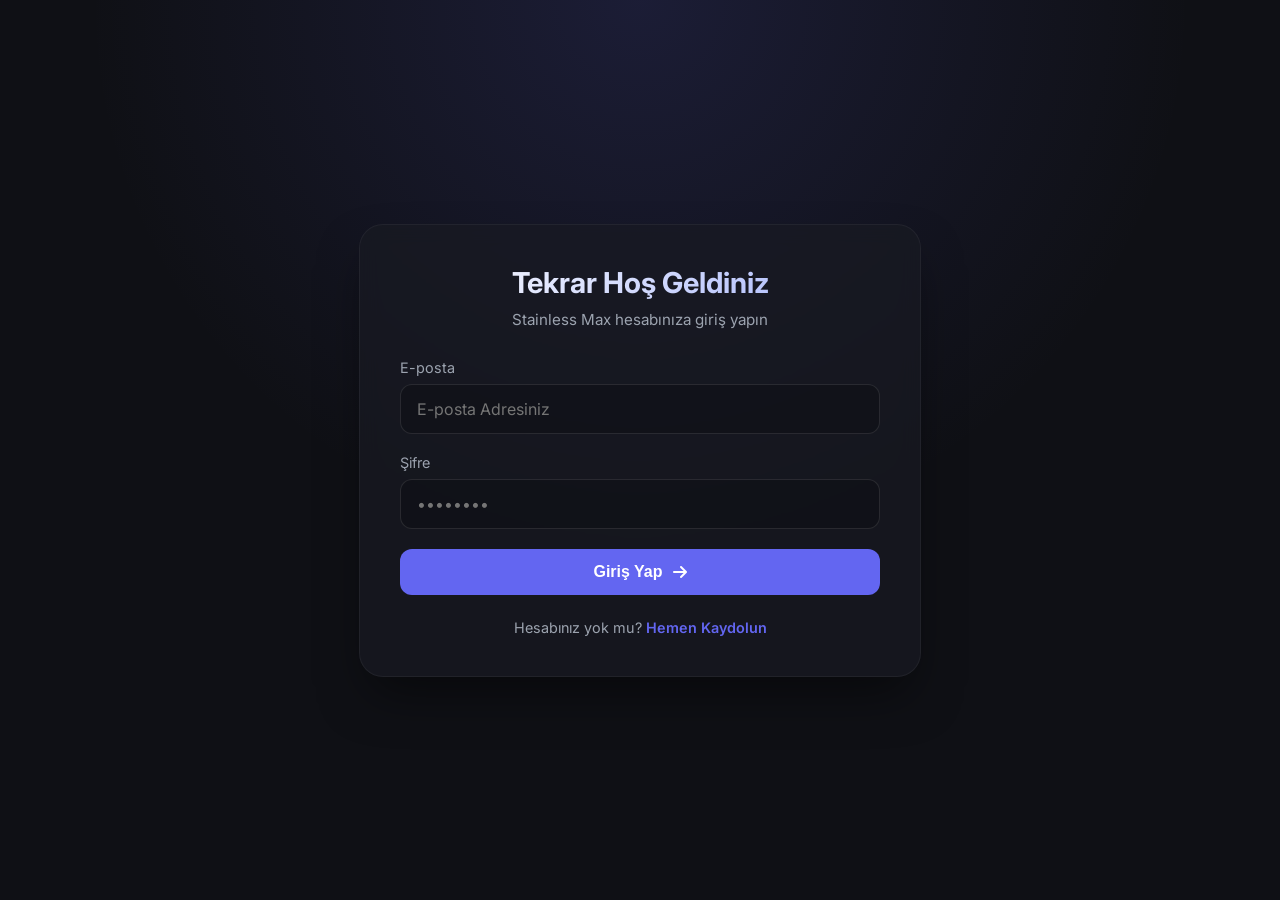
<file: AppCore/templates/setup.html>
<!DOCTYPE html>
<html lang="tr">

<head>
    <meta charset="UTF-8">
    <meta name="viewport" content="width=device-width, initial-scale=1.0">
    <title>Stainless Max - Kurulum & Giriş</title>
    <link href="https://cdnjs.cloudflare.com/ajax/libs/font-awesome/6.4.0/css/all.min.css" rel="stylesheet">
    <link href="https://fonts.googleapis.com/css2?family=Inter:wght@400;500;600;700&display=swap" rel="stylesheet">
    <style>
        :root {
            --bg-dark: #0f1015;
            --card-bg: rgba(25, 26, 35, 0.7);
            --primary: #6366f1;
            --primary-hover: #4f46e5;
            --text-main: #f3f4f6;
            --text-muted: #9ca3af;
        }

        body {
            margin: 0;
            padding: 0;
            background-color: var(--bg-dark);
            color: var(--text-main);
            font-family: 'Inter', sans-serif;
            display: flex;
            justify-content: center;
            align-items: center;
            min-height: 100vh;
            background-image: radial-gradient(circle at 50% 0%, rgba(99, 102, 241, 0.15) 0%, transparent 50%);
        }

        .auth-container {
            width: 100%;
            max-width: 480px;
            background: var(--card-bg);
            border: 1px solid rgba(255, 255, 255, 0.05);
            border-radius: 24px;
            padding: 40px;
            box-shadow: 0 25px 50px -12px rgba(0, 0, 0, 0.5);
            backdrop-filter: blur(10px);
            position: relative;
            overflow: hidden;
        }

        .auth-header {
            text-align: center;
            margin-bottom: 30px;
        }

        .auth-header h1 {
            margin: 0 0 10px 0;
            font-size: 1.8rem;
            background: linear-gradient(135deg, #fff, #a5b4fc);
            -webkit-background-clip: text;
            -webkit-text-fill-color: transparent;
        }

        .auth-header p {
            margin: 0;
            color: var(--text-muted);
            font-size: 0.95rem;
        }

        .form-group {
            margin-bottom: 20px;
        }

        .form-label {
            display: block;
            margin-bottom: 8px;
            font-size: 0.9rem;
            color: var(--text-muted);
        }

        .form-input {
            width: 100%;
            background: rgba(0, 0, 0, 0.2);
            border: 1px solid rgba(255, 255, 255, 0.1);
            border-radius: 12px;
            padding: 14px 16px;
            color: white;
            font-family: inherit;
            font-size: 1rem;
            transition: all 0.3s;
            box-sizing: border-box;
        }

        .form-input:focus {
            outline: none;
            border-color: var(--primary);
            background: rgba(0, 0, 0, 0.4);
            box-shadow: 0 0 0 3px rgba(99, 102, 241, 0.2);
        }

        .btn {
            width: 100%;
            background: var(--primary);
            color: white;
            border: none;
            border-radius: 12px;
            padding: 14px;
            font-size: 1rem;
            font-weight: 600;
            cursor: pointer;
            transition: all 0.2s;
            display: flex;
            justify-content: center;
            align-items: center;
            gap: 10px;
        }

        .btn:hover {
            background: var(--primary-hover);
            transform: translateY(-2px);
        }

        .btn:disabled {
            opacity: 0.7;
            cursor: not-allowed;
            transform: none;
        }

        .toggle-text {
            text-align: center;
            margin-top: 24px;
            font-size: 0.9rem;
            color: var(--text-muted);
        }

        .toggle-text a {
            color: var(--primary);
            text-decoration: none;
            font-weight: 600;
            cursor: pointer;
            transition: color 0.2s;
        }

        .toggle-text a:hover {
            color: #818cf8;
        }

        /* Tabs/Steps */
        .step-indicators {
            display: flex;
            gap: 10px;
            margin-bottom: 30px;
            justify-content: center;
        }

        .step-dot {
            width: 10px;
            height: 10px;
            border-radius: 50%;
            background: rgba(255, 255, 255, 0.1);
            transition: all 0.3s;
        }

        .step-dot.active {
            background: var(--primary);
            transform: scale(1.2);
            box-shadow: 0 0 10px var(--primary);
        }

        .hidden {
            display: none !important;
        }

        /* Error Alert */
        #alert-box {
            background: rgba(239, 68, 68, 0.1);
            border: 1px solid rgba(239, 68, 68, 0.3);
            color: #f87171;
            padding: 12px 16px;
            border-radius: 12px;
            margin-bottom: 20px;
            font-size: 0.9rem;
            display: none;
        }

        .row {
            display: flex;
            gap: 12px;
        }

        .row>div {
            flex: 1;
        }
    </style>
</head>

<body>

    <div class="auth-container" id="auth-box">
        <div id="alert-box"></div>

        <!-- YÖNLENDİRME (LOGİN) EKRANI -->
        <div id="view-login">
            <div class="auth-header">
                <h1>Tekrar Hoş Geldiniz</h1>
                <p>Stainless Max hesabınıza giriş yapın</p>
            </div>

            <form id="login-form">
                <div class="form-group">
                    <label class="form-label">E-posta</label>
                    <input type="email" id="login-email" class="form-input" required placeholder="E-posta Adresiniz">
                </div>
                <div class="form-group">
                    <label class="form-label">Şifre</label>
                    <input type="password" id="login-password" class="form-input" required placeholder="••••••••">
                </div>
                <button type="submit" class="btn" id="btn-login">
                    <span>Giriş Yap</span>
                    <i class="fas fa-arrow-right"></i>
                </button>
            </form>

            <div class="toggle-text">
                Hesabınız yok mu? <a onclick="switchView('register')">Hemen Kaydolun</a>
            </div>
        </div>

        <!-- KAYIT EKRANI -->
        <div id="view-register" class="hidden">
            <div class="auth-header">
                <h1>Hesap Oluştur</h1>
                <p>Otomasyona başlamak için bilgilerinizi girin</p>
            </div>

            <form id="register-form">
                <div class="row">
                    <div class="form-group">
                        <label class="form-label">Ad</label>
                        <input type="text" id="reg-name" class="form-input" required placeholder="Adınız">
                    </div>
                    <div class="form-group">
                        <label class="form-label">Soyad</label>
                        <input type="text" id="reg-surname" class="form-input" required placeholder="Soyadınız">
                    </div>
                </div>

                <div class="form-group">
                    <label class="form-label">E-posta</label>
                    <input type="email" id="reg-email" class="form-input" required placeholder="E-posta Adresiniz">
                </div>

                <div class="form-group">
                    <label class="form-label">Şifre <span style="font-size: 0.75rem; color:var(--text-muted)">(En az 6
                            karakter)</span></label>
                    <input type="password" id="reg-password" class="form-input" required placeholder="••••••••">
                </div>

                <div class="form-group">
                    <label class="form-label">Promosyon Kodu <span
                            style="font-size: 0.75rem; color:var(--text-muted)">(İsteğe bağlı)</span></label>
                    <input type="text" id="reg-promo" class="form-input" placeholder="Kodunuz varsa girin"
                        style="background: rgba(99,102,241,0.05); border-color: rgba(99,102,241,0.2);">
                </div>

                <button type="submit" class="btn" id="btn-register">
                    <span>Hesap Oluştur</span>
                    <i class="fas fa-user-plus"></i>
                </button>
            </form>

            <div class="toggle-text">
                Zaten hesabınız var mı? <a onclick="switchView('login')">Giriş Yapın</a>
            </div>
        </div>

        <!-- API ANAHTARLARI EKRANI (KURULUM ADIM 2) -->
        <div id="view-setup-keys" class="hidden">
            <div class="step-indicators">
                <div class="step-dot"></div>
                <div class="step-dot active"></div>
            </div>

            <div class="auth-header">
                <h1>Sistemi Bağlayın</h1>
                <p>Videoları üretebilmek için API anahtarları gereklidir.</p>
            </div>

            <form id="keys-form">
                <div class="form-group">
                    <label class="form-label">Gemini API Key <span style="color:#ef4444">*</span></label>
                    <input type="password" id="key-gemini" class="form-input" required
                        placeholder="AI Metin Üretimi İçin">
                </div>
                <div class="form-group">
                    <label class="form-label">Pexels API Key <span
                            style="font-size: 0.75rem; color:var(--text-muted)">(İsteğe bağlı)</span></label>
                    <input type="password" id="key-pexels" class="form-input" placeholder="Arka Plan Videoları İçin">
                </div>
                <div class="form-group">
                    <label class="form-label">Telegram Bot Token <span
                            style="font-size: 0.75rem; color:var(--text-muted)">(İsteğe bağlı)</span></label>
                    <input type="password" id="key-tg-bot" class="form-input" placeholder="Bildirimler İçin">
                </div>
                <div class="form-group">
                    <label class="form-label">Telegram Chat ID <span
                            style="font-size: 0.75rem; color:var(--text-muted)">(İsteğe bağlı)</span></label>
                    <input type="text" id="key-tg-chat" class="form-input" placeholder="Sohbet ID'si">
                </div>

                <button type="submit" class="btn" id="btn-save-keys">
                    <span>Kaydet ve Başla</span>
                    <i class="fas fa-rocket"></i>
                </button>
            </form>
        </div>

    </div>

    <script>
        // Check JWT token. If present and valid => Redirect to /dashboard
        // However, we wait until login to fetch /me and redirect.

        let authToken = localStorage.getItem('stainless_token');

        function showError(msg) {
            const el = document.getElementById('alert-box');
            el.textContent = msg;
            el.style.display = 'block';
            setTimeout(() => { el.style.display = 'none'; }, 5000);
        }

        function switchView(view) {
            document.getElementById('view-login').classList.add('hidden');
            document.getElementById('view-register').classList.add('hidden');
            document.getElementById('view-setup-keys').classList.add('hidden');

            document.getElementById('view-' + view).classList.remove('hidden');
            document.getElementById('alert-box').style.display = 'none';
        }

        // INIT: Eğer localStorage'da token varsa /dashboard'a gitmeye çalış.
        if (authToken) {
            fetch('/api/auth/me', {
                headers: { 'Authorization': `Bearer ${authToken}` }
            }).then(r => r.json()).then(data => {
                if (!data.error) {
                    if (data.setup_complete) {
                        window.location.href = '/dashboard';
                    } else {
                        // Yeni kaydolmuş ama key girmemiş
                        switchView('setup-keys');
                    }
                } else {
                    localStorage.removeItem('stainless_token');
                }
            }).catch(e => console.error(e));
        }

        // LOGIN
        document.getElementById('login-form').addEventListener('submit', async (e) => {
            e.preventDefault();
            const btn = document.getElementById('btn-login');
            btn.disabled = true;
            btn.innerHTML = '<i class="fas fa-spinner fa-spin"></i>';

            try {
                const res = await fetch('/api/auth/login', {
                    method: 'POST',
                    headers: { 'Content-Type': 'application/json' },
                    body: JSON.stringify({
                        email: document.getElementById('login-email').value,
                        password: document.getElementById('login-password').value
                    })
                });
                const data = await res.json();

                if (!res.ok) throw new Error(data.error || 'Giriş başarısız');

                localStorage.setItem('stainless_token', data.token);
                authToken = data.token;

                if (data.user.setup_complete) {
                    window.location.href = '/dashboard';
                } else {
                    switchView('setup-keys');
                }
            } catch (err) {
                showError(err.message);
                btn.disabled = false;
                btn.innerHTML = '<span>Giriş Yap</span><i class="fas fa-arrow-right"></i>';
            }
        });

        // REGISTER
        document.getElementById('register-form').addEventListener('submit', async (e) => {
            e.preventDefault();
            const btn = document.getElementById('btn-register');
            btn.disabled = true;
            btn.innerHTML = '<i class="fas fa-spinner fa-spin"></i>';

            try {
                const res = await fetch('/api/auth/register', {
                    method: 'POST',
                    headers: { 'Content-Type': 'application/json' },
                    body: JSON.stringify({
                        name: document.getElementById('reg-name').value,
                        surname: document.getElementById('reg-surname').value,
                        email: document.getElementById('reg-email').value,
                        password: document.getElementById('reg-password').value,
                        promo_code: document.getElementById('reg-promo').value
                    })
                });
                const data = await res.json();

                if (!res.ok) throw new Error(data.error || 'Kayıt başarısız');

                localStorage.setItem('stainless_token', data.token);
                authToken = data.token;

                // Kayıt başarılı -> Setup aşaması 2'ye geç
                switchView('setup-keys');

            } catch (err) {
                showError(err.message);
                btn.disabled = false;
                btn.innerHTML = '<span>Hesap Oluştur</span><i class="fas fa-user-plus"></i>';
            }
        });

        // SETUP API KEYS
        document.getElementById('keys-form').addEventListener('submit', async (e) => {
            e.preventDefault();
            const btn = document.getElementById('btn-save-keys');
            btn.disabled = true;
            btn.innerHTML = '<i class="fas fa-spinner fa-spin"></i>';

            try {
                const keys = {
                    GEMINI_API_KEY: document.getElementById('key-gemini').value,
                    PEXELS_API_KEY: document.getElementById('key-pexels').value,
                    TELEGRAM_BOT_TOKEN: document.getElementById('key-tg-bot').value,
                    TELEGRAM_CHAT_ID: document.getElementById('key-tg-chat').value
                };

                const res = await fetch('/api/auth/update-keys', {
                    method: 'POST',
                    headers: {
                        'Content-Type': 'application/json',
                        'Authorization': `Bearer ${authToken}`
                    },
                    body: JSON.stringify(keys)
                });

                if (!res.ok) throw new Error('Keyler kaydedilemedi');

                // Tamamlandı
                window.location.href = '/dashboard';

            } catch (err) {
                showError(err.message);
                btn.disabled = false;
                btn.innerHTML = '<span>Kaydet ve Başla</span><i class="fas fa-rocket"></i>';
            }
        });
    </script>
</body>

</html>
</file>
<file: website/style.css>
/* ===================================================
   STAINLESS MAX — WOW Edition Landing Page Styles
   =================================================== */

:root {
    --bg: #030305;
    --bg-card: rgba(18, 18, 28, 0.4);
    --text: #f8f9ff;
    --text-muted: #9ca3af;
    --primary: #4f46e5;
    --primary-light: #818cf8;

    /* Social Media Colors */
    --tt-cyan: #00f2fe;
    --tt-pink: #fe0979;
    --yt-red: #ff0000;

    --glass-border: rgba(255, 255, 255, 0.08);
    --radius: 24px;
    --radius-sm: 16px;
}

*,
*::before,
*::after {
    margin: 0;
    padding: 0;
    box-sizing: border-box;
}

html {
    scroll-behavior: smooth;
}

body {
    font-family: 'Inter', sans-serif;
    background: var(--bg);
    color: var(--text);
    line-height: 1.7;
    overflow-x: hidden;
}

h1,
h2,
h3,
h4,
.logo-text,
.step-number {
    font-family: 'Outfit', sans-serif;
}

a {
    text-decoration: none;
    color: inherit;
}

ul {
    list-style: none;
}

img {
    max-width: 100%;
    display: block;
}

.container {
    max-width: 1200px;
    margin: 0 auto;
    padding: 0 24px;
}

/* ===== ANIMATED BACKGROUND ===== */
.bg-grid {
    position: fixed;
    top: 0;
    left: 0;
    width: 100%;
    height: 100%;
    z-index: -4;
    background-image:
        linear-gradient(rgba(255, 255, 255, 0.015) 1px, transparent 1px),
        linear-gradient(90deg, rgba(255, 255, 255, 0.015) 1px, transparent 1px);
    background-size: 50px 50px;
}

#particles {
    position: fixed;
    top: 0;
    left: 0;
    width: 100%;
    height: 100%;
    z-index: -3;
    pointer-events: none;
}

.blob {
    position: fixed;
    border-radius: 50%;
    z-index: -2;
    pointer-events: none;
    animation: blobFloat 25s ease-in-out infinite alternate;
}

.blob-1 {
    /* TikTok Cyan */
    top: -10%;
    left: -10%;
    width: 50vw;
    height: 50vw;
    background: radial-gradient(circle, rgba(0, 242, 254, 0.15) 0%, transparent 70%);
}

.blob-2 {
    /* TikTok Pink */
    bottom: -10%;
    right: -10%;
    width: 55vw;
    height: 55vw;
    background: radial-gradient(circle, rgba(254, 9, 121, 0.12) 0%, transparent 70%);
    animation-delay: -5s;
}

.blob-3 {
    /* Youtube Red */
    top: 40%;
    left: 20%;
    width: 40vw;
    height: 40vw;
    background: radial-gradient(circle, rgba(255, 0, 0, 0.1) 0%, transparent 70%);
    animation-delay: -12s;
}

@keyframes blobFloat {
    0% {
        transform: translate(0, 0) scale(1);
    }

    33% {
        transform: translate(50px, -50px) scale(1.1);
    }

    66% {
        transform: translate(-30px, 40px) scale(0.9);
    }

    100% {
        transform: translate(40px, 30px) scale(1.05);
    }
}

/* ===== FLOATING SOCIAL ICONS ===== */
.floating-icons {
    position: absolute;
    top: 0;
    left: 0;
    width: 100%;
    height: 100%;
    z-index: -1;
    pointer-events: none;
    overflow: hidden;
}

.float-icon {
    position: absolute;
    display: flex;
    align-items: center;
    justify-content: center;
    border-radius: 50%;
    animation: superFloat 8s ease-in-out infinite;
    filter: drop-shadow(0 0 30px currentColor);
}

.tiktok-float {
    color: var(--tt-pink);
    font-size: 8rem;
    top: 15%;
    left: 8%;
    opacity: 0.15;
    animation-delay: 0s;
}

.youtube-float {
    color: var(--yt-red);
    font-size: 9rem;
    top: 50%;
    right: 5%;
    opacity: 0.12;
    animation-delay: -3s;
    animation-duration: 9s;
}

.tiktok-float-small {
    color: var(--tt-cyan);
    font-size: 4rem;
    bottom: 20%;
    left: 15%;
    opacity: 0.2;
    animation-delay: -1s;
    animation-duration: 7s;
}

.youtube-float-small {
    color: var(--yt-red);
    font-size: 5rem;
    top: 25%;
    right: 15%;
    opacity: 0.15;
    animation-delay: -4s;
    animation-duration: 10s;
}

@keyframes superFloat {

    0%,
    100% {
        transform: translateY(0) rotate(0deg) scale(1);
    }

    50% {
        transform: translateY(-40px) rotate(15deg) scale(1.05);
    }
}

/* ===== NAVBAR ===== */
.navbar {
    position: fixed;
    top: 0;
    width: 100%;
    z-index: 1000;
    padding: 20px 0;
    transition: all 0.4s;
}

.navbar.scrolled {
    padding: 12px 0;
    background: rgba(3, 3, 5, 0.85);
    backdrop-filter: blur(24px);
    border-bottom: 1px solid var(--glass-border);
    box-shadow: 0 10px 40px rgba(0, 0, 0, 0.5);
}

.nav-content {
    display: flex;
    align-items: center;
    justify-content: space-between;
}

.logo {
    display: flex;
    align-items: center;
    gap: 10px;
}

.logo-img {
    width: 36px;
    height: 36px;
    border-radius: 10px;
    animation: logoPulse 3s infinite;
}

@keyframes logoPulse {

    0%,
    100% {
        filter: drop-shadow(0 0 8px var(--tt-cyan));
    }

    50% {
        filter: drop-shadow(0 0 18px var(--tt-pink));
    }
}

.logo-text {
    font-size: 1.4rem;
    font-weight: 700;
}

.logo-accent {
    font-weight: 300;
    opacity: 0.7;
}

.nav-links {
    display: flex;
    gap: 32px;
}

.nav-links a {
    font-size: 0.9rem;
    font-weight: 500;
    color: var(--text-muted);
    position: relative;
    transition: color 0.3s;
}

.nav-links a::after {
    content: '';
    position: absolute;
    bottom: -4px;
    left: 0;
    width: 0;
    height: 2px;
    background: linear-gradient(90deg, var(--tt-cyan), var(--tt-pink));
    border-radius: 2px;
    transition: width 0.3s;
}

.nav-links a:hover {
    color: var(--text);
}

.nav-links a:hover::after {
    width: 100%;
}

.nav-right {
    display: flex;
    align-items: center;
    gap: 16px;
}

.mobile-menu-btn {
    display: none;
    background: none;
    border: none;
    cursor: pointer;
    width: 28px;
    height: 20px;
    flex-direction: column;
    justify-content: space-between;
}

.mobile-menu-btn span {
    display: block;
    width: 100%;
    height: 2px;
    background: var(--text);
    border-radius: 2px;
    transition: all 0.3s;
}

.mobile-menu {
    display: none;
    flex-direction: column;
    padding: 16px 24px;
    background: rgba(6, 6, 11, 0.95);
    backdrop-filter: blur(20px);
    border-top: 1px solid var(--glass-border);
}

.mobile-menu a {
    padding: 12px 0;
    color: var(--text-muted);
    font-size: 0.95rem;
}

.mobile-menu.open {
    display: flex;
}

/* ===== BUTTONS & GRADIENTS ===== */
.btn {
    display: inline-flex;
    align-items: center;
    justify-content: center;
    gap: 8px;
    padding: 12px 28px;
    border-radius: 50px;
    font-weight: 600;
    font-size: 0.95rem;
    transition: all 0.4s cubic-bezier(0.175, 0.885, 0.32, 1.275);
    cursor: pointer;
    border: none;
    position: relative;
    overflow: hidden;
}

.btn-lg {
    padding: 16px 32px;
    font-size: 1rem;
}

.btn-xl {
    padding: 20px 44px;
    font-size: 1.1rem;
}

.gradient-text-wow {
    background: linear-gradient(135deg, var(--yt-red) 0%, var(--tt-pink) 50%, var(--tt-cyan) 100%);
    -webkit-background-clip: text;
    -webkit-text-fill-color: transparent;
    background-size: 200% auto;
    animation: textShine 4s linear infinite;
}

@keyframes textShine {
    to {
        background-position: 200% center;
    }
}

.gradient-bg-text {
    background: linear-gradient(90deg, var(--tt-cyan), var(--tt-pink), var(--yt-red));
    -webkit-background-clip: text;
    -webkit-text-fill-color: transparent;
    font-weight: 800;
}

.btn-primary {
    background: linear-gradient(135deg, var(--primary) 0%, var(--primary-light) 100%);
    color: white;
    box-shadow: 0 8px 24px rgba(99, 102, 241, 0.4), inset 0 1px 1px rgba(255, 255, 255, 0.2);
    border: 1px solid rgba(255, 255, 255, 0.1);
}

.btn-primary:hover,
.shine-hover:hover {
    transform: translateY(-5px) scale(1.05);
    box-shadow: 0 15px 36px rgba(99, 102, 241, 0.6), inset 0 1px 1px rgba(255, 255, 255, 0.4);
}

.btn-glow {
    background: rgba(255, 255, 255, 0.05);
    color: var(--text);
    border: 1px solid rgba(255, 255, 255, 0.15);
    backdrop-filter: blur(10px);
}

.btn-glow:hover {
    background: rgba(255, 255, 255, 0.1);
    transform: translateY(-5px) scale(1.05);
    box-shadow: 0 0 25px rgba(255, 255, 255, 0.2);
}

.neon-border {
    position: relative;
    z-index: 1;
    border: 1px solid transparent;
    background-clip: padding-box;
}

.neon-border::before {
    content: '';
    position: absolute;
    top: -1px;
    bottom: -1px;
    left: -1px;
    right: -1px;
    background: linear-gradient(135deg, var(--tt-cyan), var(--tt-pink));
    z-index: -1;
    border-radius: inherit;
    opacity: 0.5;
    transition: opacity 0.3s;
}

.neon-border:hover::before {
    opacity: 1;
    filter: blur(2px);
}

.btn-ghost {
    background: transparent;
    border: 1px solid var(--glass-border);
    color: var(--text);
}

.btn-ghost:hover {
    background: rgba(255, 255, 255, 0.08);
    transform: translateY(-2px);
}

/* ===== HERO MODULE ===== */
.hero {
    min-height: 100vh;
    padding: 140px 0 80px;
    display: flex;
    flex-direction: column;
    justify-content: center;
    position: relative;
}

.hero-content {
    display: grid;
    grid-template-columns: 1.1fr 0.9fr;
    gap: 40px;
    align-items: center;
}

.hero-text {
    position: relative;
    z-index: 2;
}

.badge {
    display: inline-flex;
    align-items: center;
    gap: 8px;
    padding: 8px 24px;
    border-radius: 50px;
    background: rgba(255, 255, 255, 0.03);
    border: 1px solid var(--glass-border);
    backdrop-filter: blur(10px);
    color: var(--text);
    font-size: 0.85rem;
    font-weight: 600;
    margin-bottom: 24px;
}

.platform-badge i {
    background: linear-gradient(90deg, var(--yt-red), var(--tt-pink));
    -webkit-background-clip: text;
    -webkit-text-fill-color: transparent;
}

.pulse-border-wow {
    animation: borderWow 2s ease-in-out infinite alternate;
}

@keyframes borderWow {
    0% {
        border-color: rgba(254, 9, 121, 0.3);
        box-shadow: 0 0 10px rgba(254, 9, 121, 0.2);
    }

    100% {
        border-color: rgba(0, 242, 254, 0.5);
        box-shadow: 0 0 20px rgba(0, 242, 254, 0.4);
    }
}

.hero h1 {
    font-size: 4.8rem;
    line-height: 1.05;
    margin-bottom: 24px;
    letter-spacing: -2px;
    text-shadow: 0 10px 40px rgba(0, 0, 0, 0.8);
}

.hero-line {
    display: block;
}

.hero-line:nth-child(1) {
    animation: slideInUp 0.8s cubic-bezier(0.2, 0.8, 0.2, 1);
}

.hero-line:nth-child(2) {
    animation: slideInUp 0.8s cubic-bezier(0.2, 0.8, 0.2, 1) 0.1s both;
}

.hero-line:nth-child(3) {
    animation: slideInUp 0.8s cubic-bezier(0.2, 0.8, 0.2, 1) 0.2s both;
}

@keyframes slideInUp {
    from {
        opacity: 0;
        transform: translateY(40px) scale(0.95);
    }

    to {
        opacity: 1;
        transform: translateY(0) scale(1);
    }
}

.hero-desc {
    font-size: 1.15rem;
    color: var(--text-muted);
    max-width: 580px;
    margin-bottom: 40px;
    line-height: 1.6;
}

.hero-desc strong {
    color: var(--text);
}

.hero-buttons {
    display: flex;
    gap: 16px;
    margin-bottom: 48px;
    flex-wrap: wrap;
}

.hero-stats {
    display: flex;
    align-items: center;
    gap: 32px;
}

.stat {
    text-align: left;
}

.stat-number {
    font-family: 'Outfit';
    font-size: 2.2rem;
    font-weight: 900;
    color: var(--text);
    text-shadow: 0 0 20px rgba(255, 255, 255, 0.2);
}

.stat-suffix {
    font-family: 'Outfit';
    font-size: 1.2rem;
    font-weight: 400;
    color: var(--primary-light);
}

.stat-label {
    display: block;
    font-size: 0.8rem;
    color: var(--text-muted);
    font-weight: 500;
    text-transform: uppercase;
    letter-spacing: 1px;
}

.stat-divider {
    width: 1px;
    height: 50px;
    background: linear-gradient(180deg, transparent, rgba(255, 255, 255, 0.2), transparent);
}

/* ===== 3D HERO VISUAL ===== */
.hero-visual {
    position: relative;
    perspective: 2000px;
}

.hero-glow-wow {
    position: absolute;
    top: 50%;
    left: 50%;
    width: 150%;
    height: 150%;
    transform: translate(-50%, -50%);
    background: radial-gradient(circle, rgba(254, 9, 121, 0.25) 0%, rgba(0, 242, 254, 0.1) 40%, transparent 70%);
    z-index: 0;
    pointer-events: none;
    animation: pulseGlowWow 6s ease-in-out infinite alternate;
}

@keyframes pulseGlowWow {
    from {
        opacity: 0.6;
        filter: blur(20px);
        transform: translate(-50%, -50%) scale(0.9);
    }

    to {
        opacity: 1;
        filter: blur(40px);
        transform: translate(-50%, -50%) scale(1.1);
    }
}

.mockup-window {
    position: relative;
    z-index: 1;
    border-radius: 20px;
    overflow: hidden;
    border: 1px solid rgba(255, 255, 255, 0.15);
    box-shadow: 0 40px 100px rgba(0, 0, 0, 0.8), 0 0 60px rgba(254, 9, 121, 0.3);
    transform: rotateY(-8deg) rotateX(4deg) translateZ(50px);
    transition: all 0.7s cubic-bezier(0.2, 0.8, 0.2, 1);
}

.mockup-window:hover {
    transform: rotateY(0) rotateX(0) translateZ(100px) translateY(-10px);
    box-shadow: 0 50px 120px rgba(0, 0, 0, 0.9), 0 0 100px rgba(0, 242, 254, 0.4);
    border-color: rgba(255, 255, 255, 0.3);
}

.mockup-window.small {
    transform: none;
    box-shadow: 0 20px 50px rgba(0, 0, 0, 0.5);
}

.mockup-window.small:hover {
    transform: translateY(-10px) scale(1.02);
}

.mockup-titlebar {
    display: flex;
    align-items: center;
    gap: 12px;
    padding: 14px 20px;
    background: rgba(10, 10, 15, 0.95);
    border-bottom: 1px solid rgba(255, 255, 255, 0.05);
}

.titlebar-dots {
    display: flex;
    gap: 8px;
}

.dot {
    width: 12px;
    height: 12px;
    border-radius: 50%;
}

.dot.red {
    background: #ff5f57;
    box-shadow: 0 0 10px #ff5f57;
}

.dot.yellow {
    background: #febc2e;
    box-shadow: 0 0 10px #febc2e;
}

.dot.green {
    background: #28c840;
    box-shadow: 0 0 10px #28c840;
}

.titlebar-text {
    font-size: 0.8rem;
    color: var(--text-muted);
    margin-left: auto;
    letter-spacing: 1px;
}

/* ===== SECTION GLOBALS ===== */
.section {
    padding: 140px 0;
    position: relative;
    z-index: 5;
}

.section-header {
    text-align: center;
    margin-bottom: 80px;
}

.section-tag {
    display: inline-flex;
    align-items: center;
    gap: 8px;
    font-size: 0.85rem;
    letter-spacing: 3px;
    margin-bottom: 20px;
    text-transform: uppercase;
}

.section-header h2 {
    font-size: 3.2rem;
    margin-bottom: 20px;
    letter-spacing: -1.5px;
}

.section-header p {
    color: var(--text-muted);
    font-size: 1.15rem;
    max-width: 650px;
    margin: 0 auto;
    line-height: 1.6;
}

/* ===== FEATURES WOW ===== */
.feature-grid {
    display: grid;
    grid-template-columns: repeat(3, 1fr);
    gap: 30px;
}

.feature-card {
    padding: 40px 32px;
    transition: all 0.5s ease;
    position: relative;
    overflow: hidden;
    background: rgba(20, 20, 30, 0.6);
}

/* Glows based on platform */
.feature-glow-1:hover {
    box-shadow: 0 0 50px rgba(254, 9, 121, 0.15), inset 0 0 0 1px rgba(254, 9, 121, 0.4);
    transform: translateY(-10px);
}

.feature-glow-2:hover {
    box-shadow: 0 0 50px rgba(255, 0, 0, 0.15), inset 0 0 0 1px rgba(255, 0, 0, 0.4);
    transform: translateY(-10px);
}

.feature-glow-3:hover {
    box-shadow: 0 0 50px rgba(0, 242, 254, 0.15), inset 0 0 0 1px rgba(0, 242, 254, 0.4);
    transform: translateY(-10px);
}

.feature-icon {
    width: 60px;
    height: 60px;
    border-radius: 16px;
    display: flex;
    align-items: center;
    justify-content: center;
    font-size: 1.6rem;
    margin-bottom: 24px;
    transition: all 0.4s;
}

.feature-card:hover .feature-icon {
    transform: scale(1.15) rotate(5deg);
}

.accent-pink {
    background: rgba(254, 9, 121, 0.1);
    color: var(--tt-pink);
}

.yt-red {
    background: rgba(255, 0, 0, 0.1);
    color: var(--yt-red);
}

.tt-cyan {
    background: rgba(0, 242, 254, 0.1);
    color: var(--tt-cyan);
}

.accent-green {
    background: rgba(16, 185, 129, 0.1);
    color: #10b981;
}

.accent-orange {
    background: rgba(245, 158, 11, 0.1);
    color: #f59e0b;
}

.accent-purple {
    background: rgba(168, 85, 247, 0.1);
    color: #a855f7;
}

.feature-card h3 {
    font-size: 1.3rem;
    margin-bottom: 12px;
}

.feature-card p {
    color: var(--text-muted);
    font-size: 0.95rem;
    margin-bottom: 20px;
    line-height: 1.6;
}

.feature-tag {
    display: inline-block;
    padding: 6px 14px;
    border-radius: 50px;
    font-size: 0.75rem;
    font-weight: 700;
    background: rgba(255, 255, 255, 0.05);
    color: var(--text);
    border: 1px solid rgba(255, 255, 255, 0.1);
}

/* ===== SHOWCASE WOW ===== */
.showcase-row {
    display: grid;
    grid-template-columns: 1fr 1.1fr;
    gap: 80px;
    align-items: center;
    margin-bottom: 140px;
}

.showcase-row:last-child {
    margin-bottom: 0;
}

.showcase-row.reverse {
    direction: rtl;
}

.showcase-row.reverse>* {
    direction: ltr;
}

.showcase-badge {
    display: inline-flex;
    align-items: center;
    gap: 10px;
    padding: 8px 16px;
    border-radius: 10px;
    font-size: 0.85rem;
    font-weight: 700;
    margin-bottom: 20px;
}

.gradient-border-badge {
    background: rgba(20, 20, 30, 0.8);
    border: 1px solid rgba(255, 255, 255, 0.2);
    box-shadow: 0 0 20px rgba(0, 242, 254, 0.2);
}

.pink-cyan-badge {
    background: linear-gradient(90deg, rgba(254, 9, 121, 0.15), rgba(0, 242, 254, 0.15));
    border: 1px solid rgba(254, 9, 121, 0.4);
    color: white;
}

.showcase-text h3 {
    font-size: 2.2rem;
    margin-bottom: 20px;
    line-height: 1.2;
}

.showcase-text p {
    color: var(--text-muted);
    margin-bottom: 30px;
    font-size: 1.1rem;
    line-height: 1.7;
}

.showcase-list li {
    display: flex;
    align-items: center;
    gap: 12px;
    color: var(--text);
    font-size: 1rem;
    margin-bottom: 16px;
}

.showcase-list i {
    color: var(--tt-cyan);
    font-size: 1.2rem;
    filter: drop-shadow(0 0 5px var(--tt-cyan));
}

.hover-tilt:hover .mockup-window {
    transform: perspective(1000px) rotateY(-5deg) rotateX(2deg) scale(1.02);
}

.hover-tilt-reverse:hover .mockup-window {
    transform: perspective(1000px) rotateY(5deg) rotateX(2deg) scale(1.02);
}

.wow-shadow {
    box-shadow: 0 40px 100px rgba(0, 0, 0, 0.8), 0 0 80px rgba(0, 242, 254, 0.2);
}

.wow-shadow-pink {
    box-shadow: 0 40px 100px rgba(0, 0, 0, 0.8), 0 0 80px rgba(254, 9, 121, 0.2);
}

/* ===== HOW IT WORKS WOW ===== */
.steps-grid {
    display: flex;
    align-items: center;
    justify-content: center;
}

.step-card {
    flex: 1;
    max-width: 320px;
    text-align: center;
    padding: 50px 30px;
    background: rgba(15, 15, 20, 0.8);
    border: 1px solid var(--glass-border);
    border-radius: 30px;
    box-shadow: 0 20px 50px rgba(0, 0, 0, 0.5);
    transition: transform 0.4s;
}

.step-card:hover {
    transform: translateY(-15px) !important;
    border-color: rgba(255, 255, 255, 0.2);
}

.neon-text {
    text-shadow: 0 0 20px var(--tt-cyan);
    color: var(--tt-cyan);
}

.neon-text-pink {
    text-shadow: 0 0 20px var(--tt-pink);
    color: var(--tt-pink);
}

.neon-text-red {
    text-shadow: 0 0 20px var(--yt-red);
    color: var(--yt-red);
}

.step-number {
    font-size: 5rem;
    font-weight: 900;
    line-height: 1;
    margin-bottom: 20px;
    opacity: 0.8;
}

.step-icon {
    width: 80px;
    height: 80px;
    border-radius: 50%;
    background: rgba(255, 255, 255, 0.05);
    border: 1px solid rgba(255, 255, 255, 0.1);
    display: flex;
    align-items: center;
    justify-content: center;
    font-size: 2rem;
    margin: 0 auto 24px;
    color: white;
    transition: all 0.4s;
}

.step-card:hover .step-icon {
    background: white;
    color: black;
    box-shadow: 0 0 30px white;
    transform: rotate(10deg);
}

.step-card h3 {
    font-size: 1.4rem;
    margin-bottom: 16px;
}

.step-card p {
    color: var(--text-muted);
    font-size: 1rem;
    line-height: 1.6;
}

.step-connector {
    padding: 0 30px;
}

.connector-line {
    width: 80px;
    height: 3px;
    border-radius: 3px;
    position: relative;
    overflow: hidden;
}

.pulse-bg {
    background: linear-gradient(90deg, var(--tt-cyan), var(--tt-pink));
    animation: moveBg 2s linear infinite;
    background-size: 200% 100%;
}

.pulse-bg-red {
    background: linear-gradient(90deg, var(--tt-pink), var(--yt-red));
    animation: moveBg 2s linear infinite;
    background-size: 200% 100%;
}

@keyframes moveBg {
    to {
        background-position: -200% 0;
    }
}

/* ===== DOWNLOAD CTA WOW ===== */
.wow-border {
    border: 2px solid transparent;
    background: linear-gradient(180deg, rgba(15, 15, 25, 0.9), rgba(5, 5, 10, 0.9)) padding-box, linear-gradient(135deg, var(--tt-cyan), var(--tt-pink), var(--yt-red)) border-box;
}

.cta-glow-complex {
    position: absolute;
    top: 0;
    left: 0;
    width: 100%;
    height: 100%;
    background: radial-gradient(circle at 20% 50%, rgba(0, 242, 254, 0.15), transparent 40%), radial-gradient(circle at 80% 50%, rgba(254, 9, 121, 0.15), transparent 40%);
    pointer-events: none;
    z-index: 0;
}

.cta-floating-icons {
    position: absolute;
    width: 100%;
    height: 100%;
    top: 0;
    left: 0;
    pointer-events: none;
    z-index: 1;
}

.float-item {
    position: absolute;
    font-size: 6rem;
    opacity: 0.1;
    top: 30%;
    filter: blur(2px);
    animation: floatItem 5s ease-in-out infinite alternate;
}

@keyframes floatItem {
    from {
        transform: translateY(-20px) rotate(-10deg);
    }

    to {
        transform: translateY(20px) rotate(10deg);
    }
}

.pulse-logo {
    position: relative;
    z-index: 2;
    width: 96px;
    filter: drop-shadow(0 0 30px var(--tt-pink));
    animation: heartBeat 2s infinite;
}

@keyframes heartBeat {
    0% {
        transform: scale(1);
    }

    14% {
        transform: scale(1.1);
    }

    28% {
        transform: scale(1);
    }

    42% {
        transform: scale(1.1);
    }

    70% {
        transform: scale(1);
    }
}

.cta-card h2 {
    position: relative;
    z-index: 2;
    font-size: 3.2rem;
    margin-bottom: 24px;
    text-shadow: 0 10px 30px rgba(0, 0, 0, 0.5);
}

.cta-card p {
    position: relative;
    z-index: 2;
    font-size: 1.25rem;
    max-width: 600px;
    margin-bottom: 48px;
}

/* ===== CONTACT & FOOTER ===== */
.wow-shadow-cyan:hover {
    box-shadow: 0 20px 60px rgba(0, 242, 254, 0.2);
    border-color: rgba(0, 242, 254, 0.4);
}

footer {
    background: #010102;
    padding: 60px 0 40px;
    border-top: 1px solid rgba(255, 255, 255, 0.05);
}

/* Responsive adjustments */
@media (max-width: 1024px) {
    .hero-content {
        grid-template-columns: 1fr;
        text-align: center;
    }

    .hero h1 {
        font-size: 3.5rem;
    }

    .hero-desc {
        margin: 0 auto 30px;
    }

    .hero-buttons,
    .hero-stats {
        justify-content: center;
    }

    .stat-divider {
        height: 1px;
        width: 50px;
        background: linear-gradient(90deg, transparent, rgba(255, 255, 255, 0.2), transparent);
    }

    .hero-stats {
        flex-direction: column;
        gap: 16px;
    }

    .feature-grid {
        grid-template-columns: repeat(2, 1fr);
    }

    .showcase-row,
    .showcase-row.reverse {
        grid-template-columns: 1fr;
        gap: 40px;
    }

    .showcase-row.reverse {
        direction: ltr;
    }

    .steps-grid {
        flex-direction: column;
        gap: 40px;
    }

    .step-connector {
        display: none;
    }
}

@media (max-width: 768px) {

    .nav-links,
    .nav-right .download-nav {
        display: none;
    }

    .mobile-menu-btn {
        display: flex;
    }

    .hero h1 {
        font-size: 2.8rem;
    }

    .feature-grid {
        grid-template-columns: 1fr;
    }

    .cta-card h2 {
        font-size: 2.2rem;
    }

    .hero-visual {
        transform: scale(0.9);
    }

    .float-icon {
        display: none;
    }
}
/* ===== GLASS MORPHISM GLOBALS ===== */
.glass { background: rgba(18, 18, 28, 0.4); backdrop-filter: blur(24px); -webkit-backdrop-filter: blur(24px); border: 1px solid rgba(255, 255, 255, 0.08); border-radius: 24px; box-shadow: inset 0 0 0 1px rgba(255, 255, 255, 0.02), 0 12px 40px rgba(0, 0, 0, 0.5); }
.modern-glass { background: rgba(10, 10, 15, 0.6); backdrop-filter: blur(30px); -webkit-backdrop-filter: blur(30px); border: 1px solid rgba(255,255,255,0.1); box-shadow: 0 30px 60px rgba(0,0,0,0.6); border-radius: 20px; }
</file>
